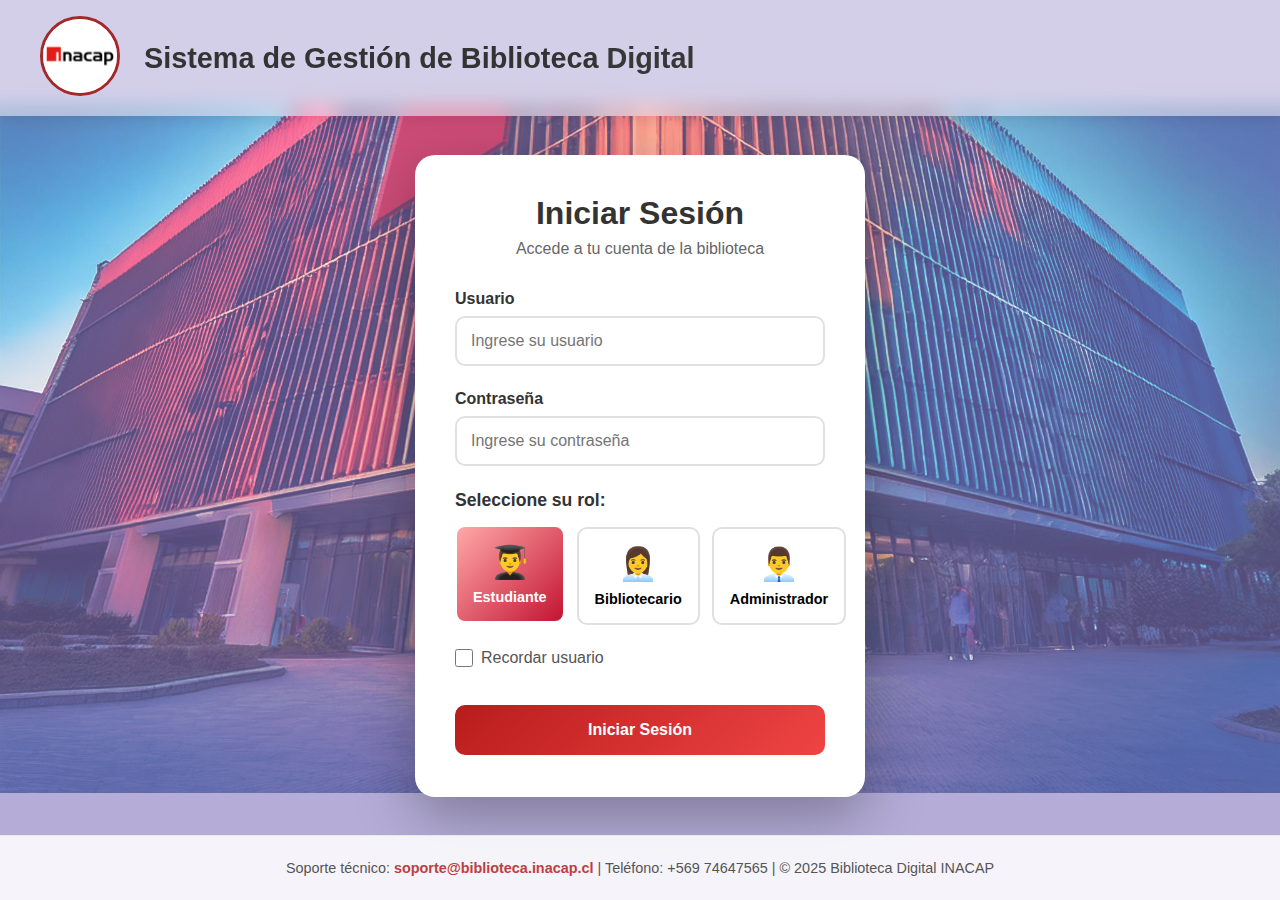
<file: index.html>
<!DOCTYPE html>
<html lang="es">
<head>
    <meta charset="UTF-8">
    <meta name="viewport" content="width=device-width, initial-scale=1.0">
    <title>Biblioteca Digital INACAP</title>
    <style>
        /* Estilos generales */
        * {
            margin: 0;
            padding: 0;
            box-sizing: border-box;
        }

        body {
            font-family: 'Segoe UI', Tahoma, Geneva, Verdana, sans-serif;
            background:
                url("img/fondo.png") center/cover no-repeat, /* Imagen de fondo */
                rgba(135, 122, 192, 0.619); /* Tonalidad blanca */
            background-blend-mode: lighten; /* Mantiene la imagen visible con tono blanco */
            min-height: 100vh;
            display: flex;
            flex-direction: column;
            background-size: contain;
            background-repeat: no-repeat;
            background-position: center;
        }



        /* Header */
        .header {
            background: rgba(255, 255, 255, 0.411);
            padding: 1rem 2rem;
            box-shadow: 0 2px 15px rgba(0, 0, 0, 0.1);
            backdrop-filter: blur(10px);
        }

        .logo-container {
            display: flex;
            align-items: center;
            gap: 1.5rem;
            max-width: 1200px;
            margin: 0 auto;
        }

        .logo img {
            width: 80px;
            height: 80px;
            border-radius: 50%;
            object-fit: cover;
            border: 3px solid #a42828;
        }

        .system-name h1 {
            font-size: 1.8rem;
            color: #333;
            font-weight: 600;
        }

        .system-name span {
            color: #373737;
        }

        /* Contenedor Principal */
        .main-container {
            flex: 1;
            display: flex;
            justify-content: center;
            align-items: center;
            padding: 2rem;
        }

        /* Tarjeta de Login */
        .login-card {
            background: white;
            border-radius: 20px;
            padding: 2.5rem;
            box-shadow: 0 20px 60px rgba(0, 0, 0, 0.3);
            width: 100%;
            max-width: 450px;
            animation: fadeIn 0.5s ease-out;
        }

        @keyframes fadeIn {
            from { opacity: 0; transform: translateY(20px); }
            to { opacity: 1; transform: translateY(0); }
        }

        .login-header {
            text-align: center;
            margin-bottom: 2rem;
        }

        .login-header h2 {
            color: #333;
            font-size: 2rem;
            margin-bottom: 0.5rem;
        }

        .login-header p {
            color: #666;
            font-size: 1rem;
        }

        .form-group {
            margin-bottom: 1.5rem;
        }

        .form-group label {
            display: block;
            margin-bottom: 0.5rem;
            color: #333;
            font-weight: 600;
        }

        .form-control {
            width: 100%;
            padding: 14px;
            border: 2px solid #e0e0e0;
            border-radius: 10px;
            font-size: 16px;
            transition: all 0.3s;
        }

        .form-control:focus {
            outline: none;
            border-color: #171717;
            box-shadow: 0 0 0 3px rgba(66, 145, 17, 0.1);
        }

        .checkbox-group {
            display: flex;
            align-items: center;
            gap: 0.5rem;
            margin-bottom: 1.5rem;
        }

        .checkbox-group input[type="checkbox"] {
            width: 18px;
            height: 18px;
            cursor: pointer;
        }

        .checkbox-group label {
            margin: 0;
            cursor: pointer;
            color: #555;
        }

        /* Selector de Rol */
        .role-selector {
            margin-bottom: 1.5rem;
        }

        .role-selector h3 {
            margin-bottom: 1rem;
            color: #333;
            font-size: 1.1rem;
        }

        .role-options {
            display: grid;
            grid-template-columns: repeat(3, 1fr);
            gap: 0.75rem;
        }

        .role-option {
            text-align: center;
            padding: 1rem;
            border: 2px solid #e0e0e0;
            border-radius: 10px;
            cursor: pointer;
            transition: all 0.3s;
            background: white;
        }

        .role-option:hover {
            border-color: #cd5b5b;
            transform: translateY(-2px);
        }

        .role-option.active {
            border-color: #ffffff;
            background: linear-gradient(135deg, #ff4b4b7a 0%, #c31432 100%);

            color: white;
            transform: translateY(-2px);
        }

        .role-icon {
            font-size: 2rem;
            margin-bottom: 0.5rem;
        }

        .role-name {
            font-weight: 600;
            font-size: 0.9rem;
        }

        /* Botón de Login */
        .btn-login {
            width: 100%;
            padding: 16px;
           background: linear-gradient(135deg, #b91c1c, #ef4444);
            transform: translateY(-2px);
            color: white;
            border: none;
            border-radius: 10px;
            font-size: 16px;
            font-weight: 600;
            cursor: pointer;
            transition: all 0.3s;
            margin-top: 1rem;
        }

        .btn-login:hover {
            transform: translateY(-2px);
            box-shadow: 0 10px 20px rgba(66, 145, 17, 0.3);
        }

        .btn-login:active {
            transform: translateY(0);
        }

        /* Mensaje de Error */
        .error-message {
            background: #fee2e2;
            color: #dc2626;
            padding: 12px;
            border-radius: 8px;
            margin-top: 1rem;
            display: none;
            text-align: center;
            border: 1px solid #fecaca;
        }

        /* Información de Demostración */
        .demo-info {
            margin-top: 2rem;
            padding: 1.5rem;
            background: #f8fafc;
            border-radius: 12px;
            border: 1px solid #e5e7eb;
        }

        .demo-info h4 {
            color: #429111;
            margin-bottom: 1rem;
            font-size: 1.1rem;
        }

        .demo-credentials {
            display: grid;
            gap: 1rem;
            margin-bottom: 1rem;
        }

        .credential-item {
            padding: 0.75rem;
            background: white;
            border-radius: 8px;
            border: 1px solid #e5e7eb;
        }

        .credential-item strong {
            color: #333;
            display: block;
            margin-bottom: 0.25rem;
        }

        .credential-item span {
            color: #666;
            font-size: 0.9rem;
        }

        .note {
            color: #666;
            font-size: 0.85rem;
            line-height: 1.4;
            padding: 0.5rem;
            background: #f0f9ff;
            border-radius: 6px;
            border-left: 4px solid #429111;
        }

        /* Footer */
        .footer {
            background: rgba(255, 255, 255, 0.87);
            padding: 1.5rem 2rem;
            text-align: center;
            color: #555;
            font-size: 0.9rem;
            border-top: 1px solid #e5e7eb;
        }

        .support-info {
            max-width: 1200px;
            margin: 0 auto;
        }

        .support-link {
            color: #be3f3f;
            text-decoration: none;
            font-weight: 600;
        }

        .support-link:hover {
            text-decoration: underline;
        }

        /* Responsive */
        @media (max-width: 768px) {
            .main-container {
                padding: 1rem;
            }

            .login-card {
                padding: 1.5rem;
            }

            .role-options {
                grid-template-columns: 1fr;
            }

            .logo-container {
                flex-direction: column;
                text-align: center;
                gap: 1rem;
            }

            .system-name h1 {
                font-size: 1.4rem;
            }

            .login-header h2 {
                font-size: 1.6rem;
            }
        }

        @media (max-width: 480px) {
            .header {
                padding: 1rem;
            }

            .login-card {
                padding: 1.25rem;
            }

            .demo-credentials {
                grid-template-columns: 1fr;
            }
        }
    </style>
</head>
<body>
    <!-- Header -->
    <header class="header">
        <div class="logo-container">
            <div class="logo"><img src="img/inacap-logo.png" alt="INACAP"></div>
            <div class="system-name">
                <h1>Sistema de Gestión de Biblioteca <span>Digital</span></h1>
            </div>
        </div>
    </header>

    <!-- Contenedor Principal -->
    <main class="main-container">
        <!-- Tarjeta de Login -->
        <div class="login-card" id="loginCard">
            <div class="login-header">
                <h2>Iniciar Sesión</h2>
                <p>Accede a tu cuenta de la biblioteca</p>
            </div>

            <form id="loginForm">
                <div class="form-group">
                    <label for="username">Usuario</label>
                    <input type="text" id="username" class="form-control" placeholder="Ingrese su usuario" required>
                </div>

                <div class="form-group">
                    <label for="password">Contraseña</label>
                    <input type="password" id="password" class="form-control" placeholder="Ingrese su contraseña" required>
                </div>

                <!-- Selector de Rol -->
                <div class="role-selector">
                    <h3>Seleccione su rol:</h3>
                    <div class="role-options">
                        <div class="role-option active" data-role="estudiante">
                            <div class="role-icon">👨‍🎓</div>
                            <div class="role-name">Estudiante</div>
                        </div>
                        <div class="role-option" data-role="bibliotecario">
                            <div class="role-icon">👩‍💼</div>
                            <div class="role-name">Bibliotecario</div>
                        </div>
                        <div class="role-option" data-role="administrador">
                            <div class="role-icon">👨‍💼</div>
                            <div class="role-name">Administrador</div>
                        </div>
                    </div>
                    <input type="hidden" id="role" value="estudiante">
                </div>

                <div class="checkbox-group">
                    <input type="checkbox" id="remember">
                    <label for="remember">Recordar usuario</label>
                </div>

                <button type="submit" class="btn-login">Iniciar Sesión</button>
                
                <div id="errorMsg" class="error-message">
                    Credenciales incorrectas. Por favor, intente nuevamente.
                </div>
            </form>

            </div>
        </div>
    </main>

    <!-- Footer -->
    <footer class="footer">
        <div class="support-info">
            Soporte técnico: 
            <a href="http://www.outlook.com" class="support-link">soporte@biblioteca.inacap.cl</a> | 
            Teléfono: +569 74647565 | 
            © 2025 Biblioteca Digital INACAP
        </div>
    </footer>

<script>
    // --- Función para inicializar datos en localStorage ---
    function initData() {
        if (!localStorage.getItem('biblioteca_initialized')) {
            console.log('🔧 Inicializando datos del sistema...');
            
            // Datos de usuarios del sistema
            const users = [
                { 
                    id: 1, 
                    username: 'estudiante', 
                    password: 'estudiante123!@', 
                    name: 'Juan Pérez', 
                    role: 'estudiante', 
                    email: 'juan.perez@inacap.cl', 
                    career: 'Ingeniería Informática' 
                },
                { 
                    id: 2, 
                    username: 'bibliotecario', 
                    password: 'bibliotecario123!@', 
                    name: 'María Rodríguez', 
                    role: 'bibliotecario', 
                    email: 'maria.rodriguez@inacap.cl' 
                },
                { 
                    id: 3, 
                    username: 'admin', 
                    password: 'admin123!@', 
                    name: 'Admin Sistema', 
                    role: 'administrador', 
                    email: 'admin@inacap.cl' 
                },
                { 
                    id: 4, 
                    username: 'carlos', 
                    password: '123', 
                    name: 'Carlos López', 
                    role: 'estudiante', 
                    email: 'carlos.lopez@inacap.cl', 
                    career: 'Contabilidad' 
                },
                { 
                    id: 5, 
                    username: 'ana', 
                    password: '123', 
                    name: 'Ana Silva', 
                    role: 'estudiante', 
                    email: 'ana.silva@inacap.cl', 
                    career: 'Diseño Gráfico' 
                }
            ];
            
            // Catálogo de libros inicial
            const books = [
                {
                    id: 1,
                    title: "1984",
                    author: "George Orwell",
                    year: 1949,
                    category: "Distopía",
                    description: "Una sociedad vigilada y controlada por un régimen totalitario.",
                    img: "img/1.jpg",
                    isbn: "9780451524935",
                    available: true
                },
                {
                    id: 2,
                    title: "Don Quijote",
                    author: "Miguel de Cervantes",
                    year: 1605,
                    category: "Novela clásica",
                    description: "Las aventuras del hidalgo que lucha contra molinos creyendo que son gigantes.",
                    img: "img/2.jpg",
                    isbn: "9788491050294",
                    available: true
                },
                {
                    id: 3,
                    title: "El Principito",
                    author: "Saint-Exupéry",
                    year: 1943,
                    category: "Infantil / Filosófico",
                    description: "Un pequeño príncipe recorre planetas en busca de amistad y sentido.",
                    img: "img/3.jpeg",
                    isbn: "9780156012195",
                    available: false
                },
                {
                    id: 4,
                    title: "Cien Años de Soledad",
                    author: "Gabriel García Márquez",
                    year: 1967,
                    category: "Realismo mágico",
                    description: "La historia de la familia Buendía en el mítico pueblo de Macondo.",
                    img: "img/4.jpg",
                    isbn: "9780307474728",
                    available: true
                },
                {
                    id: 5,
                    title: "La Sombra del Viento",
                    author: "Carlos Ruiz Zafón",
                    year: 2001,
                    category: "Misterio",
                    description: "Un joven descubre un enigmático libro que cambiará su destino.",
                    img: "img/5.jpeg",
                    isbn: "9788408172179",
                    available: true
                },
                {
                    id: 6,
                    title: "El Hobbit",
                    author: "J.R.R. Tolkien",
                    year: 1937,
                    category: "Fantasía",
                    description: "Bilbo Bolsón vive una inesperada aventura con enanos y un dragón.",
                    img: "img/6.jpg",
                    isbn: "9780547928227",
                    available: false
                },
                {
                    id: 7,
                    title: "Harry Potter y la Piedra Filosofal",
                    author: "J.K. Rowling",
                    year: 1997,
                    category: "Fantasía",
                    description: "Harry descubre que es un mago e inicia su vida en Hogwarts.",
                    img: "img/7.jpg",
                    isbn: "9780747532699",
                    available: true
                },
                {
                    id: 8,
                    title: "Fahrenheit 451",
                    author: "Ray Bradbury",
                    year: 1953,
                    category: "Distopía",
                    description: "Un bombero cuya misión es quemar libros comienza a cuestionar su mundo.",
                    img: "img/8.jpg",
                    isbn: "9781451673319",
                    available: true
                },
                {
                    id: 9,
                    title: "Orgullo y Prejuicio",
                    author: "Jane Austen",
                    year: 1813,
                    category: "Romance / Clásico",
                    description: "La relación entre Elizabeth Bennet y el reservado Mr. Darcy.",
                    img: "img/9.jpg",
                    isbn: "9780141040349",
                    available: false
                },
                {
                    id: 10,
                    title: "Crimen y Castigo",
                    author: "Fiódor Dostoyevski",
                    year: 1866,
                    category: "Drama psicológico",
                    description: "Un joven comete un crimen y lucha con su propia conciencia.",
                    img: "img/10.jpg",
                    isbn: "9780143107637",
                    available: true
                }
            ];
            
            // Inicializar arrays en localStorage
            localStorage.setItem('users', JSON.stringify(users));
            localStorage.setItem('books', JSON.stringify(books));
            localStorage.setItem('solicitudes', JSON.stringify([]));
            localStorage.setItem('prestamos', JSON.stringify([]));
            localStorage.setItem('notificaciones', JSON.stringify([]));
            localStorage.setItem('auditorias', JSON.stringify([]));
            localStorage.setItem('multas', JSON.stringify([]));
            localStorage.setItem('biblioteca_initialized', 'true');
            
            console.log('✅ Datos inicializados correctamente.');
        }
    }

    // --- Manejo de selección de rol ---
    document.querySelectorAll('.role-option').forEach(option => {
        option.addEventListener('click', function() {
            // Remover clase active de todos
            document.querySelectorAll('.role-option').forEach(opt => {
                opt.classList.remove('active');
            });
            
            // Agregar clase active al seleccionado
            this.classList.add('active');
            
            // Actualizar valor del campo oculto
            const selectedRole = this.getAttribute('data-role');
            document.getElementById('role').value = selectedRole;
            
            console.log(`Rol seleccionado: ${selectedRole}`);
        });
    });

    // --- Manejo del formulario de login ---
    document.getElementById('loginForm').addEventListener('submit', function(e) {
        e.preventDefault();
        
        const username = document.getElementById('username').value.trim();
        const password = document.getElementById('password').value;
        const role = document.getElementById('role').value;
        const remember = document.getElementById('remember').checked;
        
        // Ocultar mensaje de error previo
        document.getElementById('errorMsg').style.display = 'none';
        
        // Validar campos vacíos
        if (!username || !password) {
            showError('Por favor, complete todos los campos.');
            return;
        }
        
        // Inicializar datos si es necesario
        initData();
        
        // Obtener usuarios del sistema
        const users = JSON.parse(localStorage.getItem('users')) || [];
        
        // Buscar usuario que coincida
        const user = users.find(u => 
            u.username === username && 
            u.password === password && 
            u.role === role
        );
        
        if (user) {
            // Guardar datos de sesión
            localStorage.setItem('currentUser', JSON.stringify(user));
            localStorage.setItem('currentUserName', user.name);
            localStorage.setItem('currentUserRole', user.role);
            localStorage.setItem('lastAccessTime', new Date().toLocaleString());
            
            // Recordar usuario si está marcado
            if (remember) {
                localStorage.setItem('rememberedUser', username);
                localStorage.setItem('rememberedRole', role);
            } else {
                localStorage.removeItem('rememberedUser');
                localStorage.removeItem('rememberedRole');
            }
            
            // Registrar auditoría de inicio de sesión
            const auditorias = JSON.parse(localStorage.getItem('auditorias')) || [];
            auditorias.push({
                usuario: user.name,
                fecha: new Date().toLocaleDateString('es-CL'),
                hora: new Date().toLocaleTimeString('es-CL'),
                ip: '192.168.' + Math.floor(Math.random() * 255) + '.' + Math.floor(Math.random() * 255),
                accion: 'Inicio de sesión'
            });
            localStorage.setItem('auditorias', JSON.stringify(auditorias));
            
            // Redirigir según el rol
            let redirectPage = '';
            switch(role) {
                case 'estudiante':
                    redirectPage = 'estudiante.html';
                    break;
                case 'bibliotecario':
                    redirectPage = 'bibliotecario.html';
                    break;
                case 'administrador':
                    redirectPage = 'administrador.html';
                    break;
                default:
                    redirectPage = 'estudiante.html';
            }
            
            console.log(`✅ Login exitoso. Redirigiendo a: ${redirectPage}`);
            window.location.href = redirectPage;
            
        } else {
            showError('Credenciales incorrectas. Verifique usuario, contraseña y rol.');
        }
    });

    // --- Función para mostrar mensaje de error ---
    function showError(message) {
        const errorDiv = document.getElementById('errorMsg');
        errorDiv.textContent = message;
        errorDiv.style.display = 'block';
        
        // Ocultar mensaje después de 5 segundos
        setTimeout(() => {
            errorDiv.style.display = 'none';
        }, 5000);
    }

    // --- Recordar usuario al cargar la página ---
    document.addEventListener('DOMContentLoaded', function() {
        // Inicializar datos del sistema
        initData();
        
        const rememberedUser = localStorage.getItem('rememberedUser');
        const rememberedRole = localStorage.getItem('rememberedRole');
        
        if (rememberedUser) {
            document.getElementById('username').value = rememberedUser;
            document.getElementById('remember').checked = true;
            
            // Establecer el rol recordado
            if (rememberedRole) {
                document.getElementById('role').value = rememberedRole;
                
                // Actualizar selector visual
                document.querySelectorAll('.role-option').forEach(opt => {
                    opt.classList.remove('active');
                    if (opt.getAttribute('data-role') === rememberedRole) {
                        opt.classList.add('active');
                    }
                });
            }
        }
        
        // Agregar efecto de entrada
        setTimeout(() => {
            document.getElementById('loginCard').style.opacity = '1';
        }, 100);
    });

    // --- Animación de entrada ---
    document.getElementById('loginCard').style.opacity = '0';
    document.getElementById('loginCard').style.transition = 'opacity 0.5s ease';
</script>

</body>
</html>
</file>
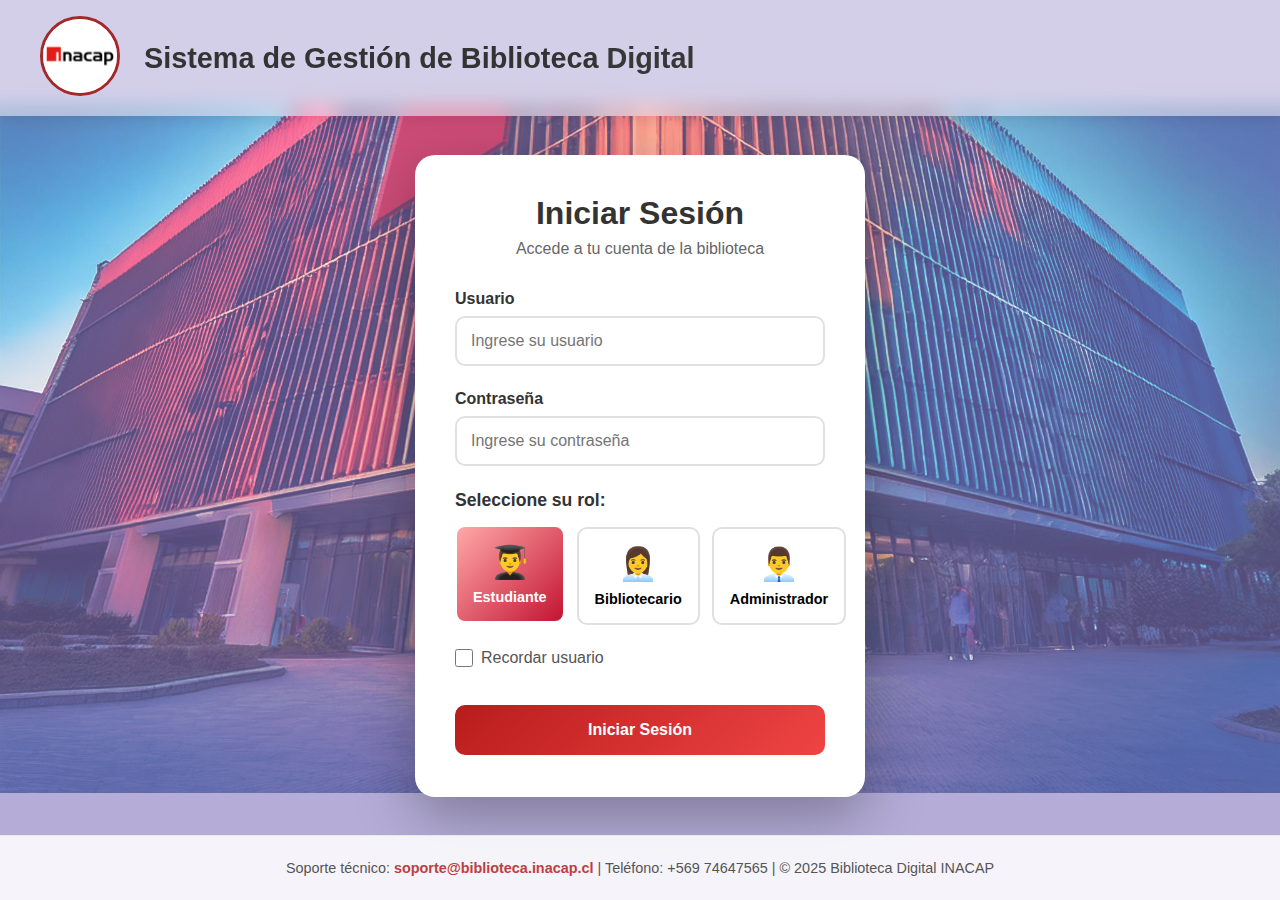
<file: bibliotecario.html>
<!DOCTYPE html>
<html lang="es">
<head>
  <meta charset="UTF-8">
  <meta name="viewport" content="width=device-width, initial-scale=1.0">
  <title>Módulo Bibliotecario - Biblioteca Digital INACAP</title>
  <style>
    :root {
      --primary: #c4bf2a;
      --primary-dark: #a8a424;
      --secondary: #429111;
      --secondary-dark: #36770e;
      --danger: #f24949;
      --danger-dark: #d12f2f;
      --warning: #f59e0b;
      --warning-dark: #d97706;
      --success: #10b981;
      --success-dark: #059669;
      --info: #1e90ff;
      --info-dark: #0069d9;
      --light: #f8fafc;
      --dark: #1f2937;
      --gray: #6b7280;
      --gray-light: #e5e7eb;
      --white: #ffffff;
      --shadow: 0 4px 6px rgba(0, 0, 0, 0.1);
      --shadow-lg: 0 10px 25px rgba(0, 0, 0, 0.1);
      --radius: 12px;
      --radius-sm: 8px;
      --transition: all 0.3s ease;
    }

    * {
      margin: 0;
      padding: 0;
      box-sizing: border-box;
    }

    body {
      font-family: 'Segoe UI', -apple-system, BlinkMacSystemFont, sans-serif;
      background: linear-gradient(135deg, #f8fafc 0%, #e5e7eb 100%);
      min-height: 100vh;
      color: var(--dark);
    }

    /* Header */
    .header {
      background: linear-gradient(135deg, var(--white) 0%, #f9fafb 100%);
      padding: 1rem 2rem;
      box-shadow: var(--shadow);
      display: flex;
      justify-content: space-between;
      align-items: center;
      position: sticky;
      top: 0;
      z-index: 100;
      border-bottom: 2px solid var(--gray-light);
    }

    .logo-container {
      display: flex;
      align-items: center;
      gap: 1.5rem;
    }

    .logo {
      position: relative;
      width: 90px;
      height: 90px;
    }

    .logo img {
      width: 100%;
      height: 100%;
      border-radius: 50%;
      object-fit: cover;
      border: 3px solid var(--primary);
      box-shadow: 0 4px 12px rgba(196, 191, 42, 0.2);
      transition: var(--transition);
    }

    .logo:hover img {
      transform: rotate(5deg);
      box-shadow: 0 6px 20px rgba(196, 191, 42, 0.3);
    }

    .header-info h3 {
      font-size: 1.5rem;
      font-weight: 700;
      color: var(--dark);
      margin-bottom: 0.25rem;
    }

    .header-info small {
      color: var(--gray);
      font-size: 0.9rem;
      background: var(--light);
      padding: 0.25rem 0.75rem;
      border-radius: 20px;
      border: 1px solid var(--gray-light);
    }

    /* User Info */
    .user-container {
      display: flex;
      align-items: center;
      gap: 1.5rem;
    }

    .user-profile {
      display: flex;
      align-items: center;
      gap: 0.75rem;
      padding: 0.75rem 1.5rem;
      background: var(--white);
      border-radius: var(--radius);
      border: 1px solid var(--gray-light);
      box-shadow: var(--shadow);
    }

    .user-avatar {
      width: 45px;
      height: 45px;
      border-radius: 50%;
      background: linear-gradient(135deg, var(--primary) 0%, var(--secondary) 100%);
      display: flex;
      align-items: center;
      justify-content: center;
      color: var(--white);
      font-weight: 600;
      font-size: 1.2rem;
    }

    .user-details {
      text-align: right;
    }

    .user-name {
      font-weight: 700;
      color: var(--dark);
      font-size: 1.1rem;
    }

    .user-role {
      color: var(--primary);
      font-size: 0.85rem;
      font-weight: 600;
    }

    .last-access {
      font-size: 0.8rem;
      color: var(--gray);
    }

    .logout-btn {
      padding: 0.75rem 1.5rem;
      background: linear-gradient(135deg, var(--danger) 0%, var(--danger-dark) 100%);
      color: var(--white);
      border: none;
      border-radius: var(--radius);
      cursor: pointer;
      font-weight: 600;
      font-size: 0.95rem;
      transition: var(--transition);
      display: flex;
      align-items: center;
      gap: 0.5rem;
      box-shadow: 0 4px 12px rgba(242, 73, 73, 0.2);
    }

    .logout-btn:hover {
      transform: translateY(-2px);
      box-shadow: 0 6px 20px rgba(242, 73, 73, 0.3);
    }

    /* Main Container */
    .main-container {
      display: flex;
      min-height: calc(100vh - 80px);
    }

    /* Sidebar */
    .sidebar {
      width: 280px;
      background: linear-gradient(135deg, var(--white) 0%, #f9fafb 100%);
      padding: 2rem 0;
      box-shadow: 2px 0 15px rgba(0, 0, 0, 0.08);
      border-right: 1px solid var(--gray-light);
      display: flex;
      flex-direction: column;
      gap: 0.5rem;
    }

    .nav-item {
      padding: 1rem 2rem;
      margin: 0 1rem;
      border-radius: var(--radius-sm);
      cursor: pointer;
      transition: var(--transition);
      display: flex;
      align-items: center;
      gap: 1rem;
      font-weight: 500;
      color: var(--gray);
      border: 1px solid transparent;
    }

    .nav-item:hover {
      background: var(--light);
      color: var(--primary);
      transform: translateX(5px);
      border-color: var(--gray-light);
    }

    .nav-item.active {
      background: linear-gradient(135deg, var(--primary) 0%, var(--primary-dark) 100%);
      color: var(--white);
      box-shadow: 0 4px 12px rgba(196, 191, 42, 0.3);
      border-color: var(--primary);
    }

    .nav-item.active:hover {
      transform: translateX(5px);
      background: linear-gradient(135deg, var(--primary-dark) 0%, #8f8b1e 100%);
    }

    .nav-icon {
      font-size: 1.2rem;
    }

    /* Content */
    .content {
      flex: 1;
      padding: 2rem;
      overflow-y: auto;
    }

    .content-section {
      display: none;
      animation: fadeIn 0.5s ease-out;
    }

    @keyframes fadeIn {
      from { opacity: 0; transform: translateY(10px); }
      to { opacity: 1; transform: translateY(0); }
    }

    .content-section.active {
      display: block;
    }

    /* Section Headers */
    .section-title {
      font-size: 2rem;
      font-weight: 700;
      color: var(--dark);
      margin-bottom: 1rem;
      position: relative;
      display: inline-block;
    }

    .section-title::after {
      content: '';
      position: absolute;
      bottom: -8px;
      left: 0;
      width: 60px;
      height: 4px;
      background: linear-gradient(135deg, var(--primary) 0%, var(--secondary) 100%);
      border-radius: 2px;
    }

    .section-subtitle {
      color: var(--gray);
      font-size: 1rem;
      margin-bottom: 2rem;
      max-width: 800px;
    }

    /* Cards */
    .card {
      background: var(--white);
      border-radius: var(--radius);
      padding: 2rem;
      box-shadow: var(--shadow);
      margin-bottom: 1.5rem;
      border: 1px solid var(--gray-light);
      transition: var(--transition);
    }

    .card:hover {
      box-shadow: var(--shadow-lg);
    }

    .card-header {
      margin-bottom: 1.5rem;
    }

    .card-title {
      font-size: 1.3rem;
      font-weight: 700;
      color: var(--dark);
      margin-bottom: 0.5rem;
    }

    .card-description {
      color: var(--gray);
      font-size: 0.95rem;
    }

    /* Search */
    .search-container {
      position: relative;
      margin-bottom: 1.5rem;
    }

    .search-input {
      width: 100%;
      padding: 1rem 1.5rem 1rem 3.5rem;
      border: 2px solid var(--gray-light);
      border-radius: var(--radius);
      font-size: 1rem;
      background: var(--white);
      transition: var(--transition);
      box-shadow: var(--shadow);
    }

    .search-input:focus {
      outline: none;
      border-color: var(--primary);
      box-shadow: 0 0 0 3px rgba(196, 191, 42, 0.1);
    }

    .search-icon {
      position: absolute;
      left: 1.5rem;
      top: 50%;
      transform: translateY(-50%);
      color: var(--gray);
      font-size: 1.2rem;
    }

    /* Buttons */
    .btn {
      padding: 0.75rem 1.5rem;
      border: none;
      border-radius: var(--radius-sm);
      font-weight: 600;
      cursor: pointer;
      transition: var(--transition);
      display: inline-flex;
      align-items: center;
      gap: 0.5rem;
      font-size: 0.95rem;
      box-shadow: var(--shadow);
    }

    .btn-primary {
      background: linear-gradient(135deg, var(--secondary) 0%, var(--secondary-dark) 100%);
      color: var(--white);
    }

    .btn-primary:hover {
      transform: translateY(-2px);
      box-shadow: 0 6px 20px rgba(66, 145, 17, 0.3);
    }

    .btn-success {
      background: linear-gradient(135deg, var(--success) 0%, var(--success-dark) 100%);
      color: var(--white);
    }

    .btn-success:hover {
      transform: translateY(-2px);
      box-shadow: 0 6px 20px rgba(16, 185, 129, 0.3);
    }

    .btn-warning {
      background: linear-gradient(135deg, var(--warning) 0%, var(--warning-dark) 100%);
      color: var(--white);
    }

    .btn-warning:hover {
      transform: translateY(-2px);
      box-shadow: 0 6px 20px rgba(245, 158, 11, 0.3);
    }

    .btn-danger {
      background: linear-gradient(135deg, var(--danger) 0%, var(--danger-dark) 100%);
      color: var(--white);
    }

    .btn-danger:hover {
      transform: translateY(-2px);
      box-shadow: 0 6px 20px rgba(239, 68, 68, 0.3);
    }

    /* Requests List */
    .requests-list {
      display: flex;
      flex-direction: column;
      gap: 1rem;
      max-height: 500px;
      overflow-y: auto;
      padding-right: 0.5rem;
    }

    .request-item {
      background: var(--white);
      border-radius: var(--radius);
      padding: 1.5rem;
      box-shadow: var(--shadow);
      border: 1px solid var(--gray-light);
      transition: var(--transition);
      display: flex;
      justify-content: space-between;
      align-items: center;
    }

    .request-item:hover {
      transform: translateY(-2px);
      box-shadow: var(--shadow-lg);
      border-color: var(--primary);
    }

    .request-content {
      flex: 1;
    }

    .request-title {
      font-size: 1.2rem;
      font-weight: 700;
      color: var(--dark);
      margin-bottom: 0.5rem;
    }

    .request-details {
      color: var(--gray);
      font-size: 0.95rem;
      margin-bottom: 0.25rem;
    }

    .request-meta {
      display: flex;
      gap: 1rem;
      font-size: 0.85rem;
      color: var(--gray);
      margin-top: 0.5rem;
    }

    .request-actions {
      display: flex;
      gap: 0.75rem;
    }

    /* Status Badges */
    .status-badge {
      padding: 0.5rem 1rem;
      border-radius: 20px;
      font-size: 0.8rem;
      font-weight: 600;
      text-transform: uppercase;
      letter-spacing: 0.5px;
      color: var(--white);
      display: inline-block;
    }

    .badge-pendiente {
      background: linear-gradient(135deg, var(--warning) 0%, var(--warning-dark) 100%);
    }

    .badge-aprobado {
      background: linear-gradient(135deg, var(--success) 0%, var(--success-dark) 100%);
    }

    .badge-activo {
      background: linear-gradient(135deg, var(--info) 0%, var(--info-dark) 100%);
    }

    .badge-atrasado {
      background: linear-gradient(135deg, var(--danger) 0%, var(--danger-dark) 100%);
    }

    .badge-devuelto {
      background: linear-gradient(135deg, var(--gray) 0%, #4b5563 100%);
    }

    /* Book Cards */
    .inventory-grid {
      display: grid;
      grid-template-columns: repeat(auto-fill, minmax(300px, 1fr));
      gap: 1.5rem;
      margin-top: 1rem;
    }

    .book-card {
      background: var(--white);
      border-radius: var(--radius);
      overflow: hidden;
      box-shadow: var(--shadow);
      transition: var(--transition);
      border: 1px solid var(--gray-light);
    }

    .book-card:hover {
      transform: translateY(-5px);
      box-shadow: var(--shadow-lg);
      border-color: var(--primary);
    }

    .book-image {
      height: 180px;
      overflow: hidden;
    }

    .book-image img {
      width: 100%;
      height: 100%;
      object-fit: cover;
      transition: var(--transition);
    }

    .book-card:hover .book-image img {
      transform: scale(1.05);
    }

    .book-info {
      padding: 1.5rem;
    }

    .book-title {
      font-size: 1.1rem;
      font-weight: 700;
      color: var(--dark);
      margin-bottom: 0.5rem;
    }

    .book-details {
      color: var(--gray);
      font-size: 0.9rem;
      margin-bottom: 1rem;
    }

    .book-status-container {
      display: flex;
      justify-content: space-between;
      align-items: center;
    }

    /* Fines */
    .fines-container {
      display: flex;
      flex-direction: column;
      gap: 1rem;
    }

    .fine-item {
      background: var(--white);
      border-radius: var(--radius-sm);
      padding: 1.25rem;
      border: 1px solid var(--gray-light);
      display: flex;
      justify-content: space-between;
      align-items: center;
    }

    .fine-item.atrasado {
      border-left: 4px solid var(--danger);
      background: linear-gradient(135deg, #fef2f2 0%, #fee2e2 100%);
    }

    .fine-content h4 {
      font-weight: 600;
      color: var(--dark);
      margin-bottom: 0.25rem;
    }

    .fine-details {
      color: var(--gray);
      font-size: 0.9rem;
    }

    .fine-amount {
      font-size: 1.2rem;
      font-weight: 700;
      color: var(--danger);
    }

    /* Modal */
    .modal-overlay {
      display: none;
      position: fixed;
      top: 0;
      left: 0;
      right: 0;
      bottom: 0;
      background: rgba(0, 0, 0, 0.5);
      z-index: 1000;
      justify-content: center;
      align-items: center;
      padding: 1rem;
    }

    .modal-overlay.active {
      display: flex;
    }

    .modal {
      background: var(--white);
      border-radius: var(--radius);
      padding: 2rem;
      max-width: 500px;
      width: 100%;
      max-height: 90vh;
      overflow-y: auto;
      box-shadow: var(--shadow-lg);
      animation: modalSlideIn 0.3s ease-out;
    }

    @keyframes modalSlideIn {
      from {
        opacity: 0;
        transform: translateY(-20px);
      }
      to {
        opacity: 1;
        transform: translateY(0);
      }
    }

    .modal-header {
      display: flex;
      justify-content: space-between;
      align-items: center;
      margin-bottom: 1.5rem;
      padding-bottom: 1rem;
      border-bottom: 2px solid var(--gray-light);
    }

    .modal-title {
      font-size: 1.5rem;
      font-weight: 700;
      color: var(--dark);
    }

    .modal-close {
      background: none;
      border: none;
      font-size: 1.5rem;
      cursor: pointer;
      color: var(--gray);
      transition: var(--transition);
    }

    .modal-close:hover {
      color: var(--danger);
    }

    .form-group {
      margin-bottom: 1.5rem;
    }

    .form-label {
      display: block;
      margin-bottom: 0.5rem;
      font-weight: 600;
      color: var(--dark);
    }

    .form-input, .form-select, .form-textarea {
      width: 100%;
      padding: 0.75rem 1rem;
      border: 2px solid var(--gray-light);
      border-radius: var(--radius-sm);
      font-size: 1rem;
      transition: var(--transition);
    }

    .form-input:focus, .form-select:focus, .form-textarea:focus {
      outline: none;
      border-color: var(--primary);
      box-shadow: 0 0 0 3px rgba(196, 191, 42, 0.1);
    }

    .form-textarea {
      min-height: 100px;
      resize: vertical;
    }

    .form-actions {
      display: flex;
      gap: 1rem;
      justify-content: flex-end;
      margin-top: 2rem;
    }

    .student-search-results {
      margin-top: 1rem;
      max-height: 300px;
      overflow-y: auto;
      border: 1px solid var(--gray-light);
      border-radius: var(--radius-sm);
      background: var(--white);
    }

    .student-result-item {
      padding: 1rem;
      border-bottom: 1px solid var(--gray-light);
      cursor: pointer;
      transition: var(--transition);
    }

    .student-result-item:hover {
      background: var(--light);
    }

    .student-result-item.selected {
      background: linear-gradient(135deg, rgba(66, 145, 17, 0.1) 0%, rgba(102, 126, 234, 0.1) 100%);
      border-left: 4px solid var(--secondary);
    }

    /* Student Details in Fines */
    .student-info-card {
      background: linear-gradient(135deg, #f0f9ff 0%, #e1f5fe 100%);
      border-radius: var(--radius-sm);
      padding: 1rem;
      margin-bottom: 1rem;
      border: 1px solid var(--info);
    }

    .student-info-card h4 {
      color: var(--info-dark);
      margin-bottom: 0.5rem;
    }

    /* Empty State */
    .empty-state {
      text-align: center;
      padding: 3rem 2rem;
      background: var(--white);
      border-radius: var(--radius);
      border: 2px dashed var(--gray-light);
    }

    .empty-state i {
      font-size: 3rem;
      color: var(--gray-light);
      margin-bottom: 1rem;
    }

    .empty-state h3 {
      color: var(--gray);
      margin-bottom: 0.5rem;
    }

    .empty-state p {
      color: var(--gray);
      font-size: 0.95rem;
    }

    /* Loading */
    .loading {
      text-align: center;
      padding: 2rem;
      color: var(--gray);
    }

    .loading-spinner {
      display: inline-block;
      width: 40px;
      height: 40px;
      border: 3px solid var(--gray-light);
      border-top-color: var(--primary);
      border-radius: 50%;
      animation: spin 1s linear infinite;
      margin-bottom: 1rem;
    }

    @keyframes spin {
      to { transform: rotate(360deg); }
    }

    /* Responsive */
    @media (max-width: 1024px) {
      .inventory-grid {
        grid-template-columns: repeat(auto-fill, minmax(250px, 1fr));
      }
    }

    @media (max-width: 768px) {
      .main-container {
        flex-direction: column;
      }

      .sidebar {
        width: 100%;
        padding: 1rem;
        flex-direction: row;
        overflow-x: auto;
        border-right: none;
        border-bottom: 1px solid var(--gray-light);
      }

      .nav-item {
        flex-shrink: 0;
        margin: 0;
        padding: 0.75rem 1rem;
      }

      .content {
        padding: 1.5rem;
      }

      .header {
        padding: 1rem;
        flex-direction: column;
        gap: 1rem;
        align-items: flex-start;
      }

      .user-container {
        width: 100%;
        justify-content: space-between;
      }

      .logo-container {
        flex-direction: column;
        align-items: flex-start;
        gap: 1rem;
      }

      .request-item {
        flex-direction: column;
        align-items: flex-start;
        gap: 1rem;
      }

      .request-actions {
        width: 100%;
        flex-direction: column;
      }

      .request-actions .btn {
        width: 100%;
        justify-content: center;
      }

      .form-actions {
        flex-direction: column;
      }

      .modal {
        padding: 1.5rem;
        margin: 1rem;
      }
    }

    @media (max-width: 480px) {
      .inventory-grid {
        grid-template-columns: 1fr;
      }

      .nav-item {
        font-size: 0.9rem;
        padding: 0.5rem 0.75rem;
      }

      .section-title {
        font-size: 1.5rem;
      }

      .user-profile {
        flex-direction: column;
        text-align: center;
      }

      .user-details {
        text-align: center;
      }
    }
  </style>
</head>
<body>
  <header class="header">
    <div class="logo-container">
      <div class="logo">
        <img src="img/inacap-logo.png" alt="Logo INACAP">
      </div>
      <div class="header-info">
        <h3>Sistema de Gestión de Biblioteca Digital</h3>
        <small>Módulo Bibliotecario</small>
      </div>
    </div>

    <div class="user-container">
      <div class="user-profile">
        <div class="user-avatar" id="userAvatar">B</div>
        <div class="user-details">
          <div class="user-name" id="userName">Bibliotecario</div>
          <div class="user-role" id="userRole">Bibliotecario</div>
          <div class="last-access" id="lastAccess"></div>
        </div>
      </div>
      <button class="logout-btn" onclick="logout()">
        <span>🚪</span> Cerrar Sesión
      </button>
    </div>
  </header>

  <div class="main-container">
    <nav class="sidebar">
      <div class="nav-item active" onclick="showSection('solicitudes', this)">
        <span class="nav-icon">📝</span>
        <span>Solicitudes Pendientes</span>
      </div>
      <div class="nav-item" onclick="showSection('prestamos', this)">
        <span class="nav-icon">📚</span>
        <span>Gestionar Préstamos</span>
      </div>
      <div class="nav-item" onclick="showSection('devoluciones', this)">
        <span class="nav-icon">↩️</span>
        <span>Registrar Devolución</span>
      </div>
      <div class="nav-item" onclick="showSection('inventario', this)">
        <span class="nav-icon">📖</span>
        <span>Inventario de Libros</span>
      </div>
      <div class="nav-item" onclick="showSection('multas', this)">
        <span class="nav-icon">💰</span>
        <span>Gestión de Multas</span>
      </div>
    </nav>

    <main class="content">
      <!-- SOLICITUDES PENDIENTES -->
      <section id="solicitudes" class="content-section active">
        <h1 class="section-title">📝 Solicitudes de Préstamo Pendientes</h1>
        <p class="section-subtitle">Aquí aparecen las solicitudes que los estudiantes han realizado. Puede <strong>aprobar</strong> (se crea un préstamo por 7 días) o <strong>rechazar</strong> la solicitud.</p>
        
        <div class="card">
          <div class="card-header">
            <h2 class="card-title">Solicitudes en espera</h2>
            <p class="card-description">Total de solicitudes pendientes: <span id="totalSolicitudes">0</span></p>
          </div>
          <div class="requests-list" id="requestsList"></div>
        </div>
      </section>

      <!-- GESTIONAR PRÉSTAMOS -->
      <section id="prestamos" class="content-section">
        <h1 class="section-title">📚 Préstamos Activos</h1>
        <p class="section-subtitle">Gestión y seguimiento de todos los préstamos activos en el sistema</p>
        
        <div class="card">
          <div class="card-header">
            <h2 class="card-title">Búsqueda de préstamos</h2>
            <p class="card-description">Busque por estudiante, libro o estado</p>
          </div>
          <div class="search-container">
            <span class="search-icon">🔍</span>
            <input type="text" id="searchPrestamos" class="search-input" placeholder="Buscar por estudiante, libro o estado..." onkeyup="filtrarPrestamos()">
          </div>
          <div class="requests-list" id="prestamosActivosList"></div>
        </div>
      </section>

      <!-- DEVOLUCIONES -->
      <section id="devoluciones" class="content-section">
        <h1 class="section-title">↩️ Registrar Devolución</h1>
        <p class="section-subtitle">Seleccione un préstamo activo y márquelo como devuelto. Si está fuera de plazo puede generar una multa automáticamente.</p>
        
        <div class="card">
          <div class="card-header">
            <h2 class="card-title">Préstamos pendientes de devolución</h2>
            <p class="card-description">Total de préstamos activos: <span id="totalPrestamos">0</span></p>
          </div>
          <div class="requests-list" id="devolucionesList"></div>
        </div>
      </section>

      <!-- INVENTARIO -->
      <section id="inventario" class="content-section">
        <h1 class="section-title">📖 Inventario de Libros</h1>
        <p class="section-subtitle">Gestión completa del catálogo de libros disponibles en la biblioteca</p>
        
        <div class="card">
          <div class="card-header">
            <h2 class="card-title">Búsqueda en inventario</h2>
            <p class="card-description">Busque libros por título, autor, categoría o ISBN</p>
          </div>
          <div class="search-container">
            <span class="search-icon">🔍</span>
            <input type="text" id="searchInventario" class="search-input" placeholder="Buscar por título, autor, categoría o ISBN..." onkeyup="renderInventario()">
          </div>
          <div class="inventory-grid" id="inventarioList"></div>
        </div>
      </section>

      <!-- MULTAS -->
      <section id="multas" class="content-section">
        <h1 class="section-title">💰 Gestión de Multas</h1>
        <p class="section-subtitle">Multas pendientes y generadas por retraso en devoluciones</p>
        
        <div class="card">
          <div class="card-header">
            <h2 class="card-title">Agregar Multa Manual</h2>
            <p class="card-description">Busque un estudiante y asigne una multa por infracción</p>
          </div>
          
          <div class="search-container">
            <span class="search-icon">🔍</span>
            <input type="text" id="searchEstudianteMulta" class="search-input" placeholder="Buscar estudiante por nombre, ID o carrera..." onkeyup="buscarEstudiantesParaMulta()">
          </div>
          
          <div id="studentSearchResults" class="student-search-results" style="display: none;">
            <!-- Los resultados de búsqueda aparecerán aquí -->
          </div>
          
          <div id="selectedStudentInfo" class="student-info-card" style="display: none;">
            <h4>Estudiante Seleccionado</h4>
            <p id="selectedStudentName"></p>
            <p id="selectedStudentCareer"></p>
            <button class="btn btn-warning" onclick="mostrarFormularioMulta()" style="margin-top: 1rem;">
              <span>💰</span> Asignar Multa a este Estudiante
            </button>
          </div>
          
          <div style="margin-top: 2rem; text-align: center;">
            <button class="btn btn-primary" onclick="mostrarModalBusqueda()">
              <span>➕</span> Buscar y Asignar Multa
            </button>
          </div>
        </div>
        
        <div class="card" style="margin-top: 2rem;">
          <div class="card-header">
            <h2 class="card-title">Multas pendientes</h2>
            <p class="card-description">Total de multas pendientes: <span id="totalMultas">0</span></p>
          </div>
          <div class="fines-container" id="multasList"></div>
        </div>
      </section>
    </main>
  </div>

  <!-- Modal para asignar multa -->
  <div id="multaModal" class="modal-overlay">
    <div class="modal">
      <div class="modal-header">
        <h2 class="modal-title">💰 Asignar Multa</h2>
        <button class="modal-close" onclick="cerrarModalMulta()">×</button>
      </div>
      
      <div id="modalContent">
        <!-- Contenido dinámico del modal -->
      </div>
    </div>
  </div>

  <script>
    // Datos del bibliotecario actual
    let currentUser = JSON.parse(localStorage.getItem('currentUser'));
    let selectedStudent = null;
    
    // Funciones principales
    function showSection(sectionId, element) {
      // Remover active de todas las secciones
      document.querySelectorAll('.content-section').forEach(section => section.classList.remove('active'));
      document.querySelectorAll('.nav-item').forEach(item => item.classList.remove('active'));
      
      // Agregar active a la sección seleccionada
      document.getElementById(sectionId).classList.add('active');
      element.classList.add('active');
      
      // Actualizar la sección mostrada
      if(sectionId === 'solicitudes') renderSolicitudes();
      else if(sectionId === 'prestamos') renderPrestamosActivos();
      else if(sectionId === 'devoluciones') renderDevoluciones();
      else if(sectionId === 'inventario') renderInventario();
      else if(sectionId === 'multas') renderMultas();
    }
    
    // ⭐ Mostrar solicitudes pendientes
    function renderSolicitudes() {
      const container = document.getElementById('requestsList');
      const solicitudes = JSON.parse(localStorage.getItem('solicitudes')) || [];
      const users = JSON.parse(localStorage.getItem('users')) || [];
      const books = JSON.parse(localStorage.getItem('books')) || [];
      const prestamos = JSON.parse(localStorage.getItem('prestamos')) || [];
      
      const solicitudesPendientes = solicitudes.filter(s => s.estado === 'pendiente');
      
      // Actualizar contador
      document.getElementById('totalSolicitudes').textContent = solicitudesPendientes.length;
      
      if(solicitudesPendientes.length === 0) {
        container.innerHTML = `
          <div class="empty-state">
            <div>📭</div>
            <h3>No hay solicitudes pendientes</h3>
            <p>Todas las solicitudes han sido procesadas</p>
          </div>
        `;
        return;
      }
      
      container.innerHTML = solicitudesPendientes.map(s => {
        const estudiante = users.find(u => u.id === s.estudianteId);
        const libro = books.find(b => b.id === s.libroId);
        
        // ✅ VERIFICAR LÍMITE DE 2 LIBROS DEL ESTUDIANTE
        const prestamosEstudiante = prestamos.filter(p => 
            p.estudianteId === s.estudianteId && 
            p.estado === 'activo'
        ).length;
        
        const tieneLimite = prestamosEstudiante >= 2;
        
        return `
          <div class="request-item ${tieneLimite ? 'atrasado' : ''}">
            <div class="request-content">
              <h3 class="request-title">${libro ? libro.title : 'Libro no encontrado'}</h3>
              <p class="request-details">✍️ Autor: ${libro ? libro.author : 'N/A'}</p>
              <p class="request-details">👤 Estudiante: ${estudiante ? estudiante.name : 'N/A'}</p>
              <p class="request-details">🎓 Carrera: ${estudiante ? estudiante.career || 'No especificada' : 'N/A'}</p>
              ${tieneLimite ? `<p class="request-details" style="color:var(--danger); font-weight:600;">⚠️ ESTUDIANTE TIENE ${prestamosEstudiante}/2 LIBROS</p>` : ''}
              <div class="request-meta">
                <span>📅 ${s.fecha}</span>
                <span>⏰ Solicitud pendiente</span>
              </div>
            </div>
            <div class="request-actions">
              <button class="btn btn-success" onclick="aprobarSolicitud(${s.id})" ${tieneLimite ? 'disabled style="opacity:0.5;"' : ''}>
                <span>✅</span> ${tieneLimite ? 'Límite alcanzado' : 'Aprobar'}
              </button>
              <button class="btn btn-danger" onclick="rechazarSolicitud(${s.id})">
                <span>❌</span> Rechazar
              </button>
            </div>
          </div>
        `;
      }).join('');
    }
    
    // ⭐ Aprobar solicitud
    function aprobarSolicitud(solicitudId) {
      let solicitudes = JSON.parse(localStorage.getItem('solicitudes')) || [];
      let prestamos = JSON.parse(localStorage.getItem('prestamos')) || [];
      let books = JSON.parse(localStorage.getItem('books')) || [];
      let notificaciones = JSON.parse(localStorage.getItem('notificaciones')) || [];
      
      const solicitudIndex = solicitudes.findIndex(s => s.id === solicitudId);
      if(solicitudIndex === -1) return;
      
      const solicitud = solicitudes[solicitudIndex];
      
      // ✅ VERIFICAR LÍMITE DE 2 LIBROS POR ESTUDIANTE
      const prestamosEstudiante = prestamos.filter(p => 
          p.estudianteId === solicitud.estudianteId && 
          p.estado === 'activo'
      ).length;
      
      if (prestamosEstudiante >= 2) {
          alert(`❌ El estudiante ${solicitud.estudianteNombre} ya tiene 2 libros en préstamo. 
                 No puede solicitar más hasta que devuelva alguno.`);
          
          // Rechazar automáticamente la solicitud
          solicitudes[solicitudIndex].estado = 'rechazado';
          solicitudes[solicitudIndex].motivoRechazo = 'Límite de 2 libros alcanzado';
          localStorage.setItem('solicitudes', JSON.stringify(solicitudes));
          
          // Notificar al estudiante
          notificaciones.push({
              id: Date.now(),
              estudianteId: solicitud.estudianteId,
              mensaje: `❌ Tu solicitud para "${solicitud.libroTitulo}" fue rechazada porque ya tienes 2 libros en préstamo. Devuelve uno para solicitar más.`,
              tipo: 'rechazo',
              fecha: new Date().toLocaleString(),
              leida: false
          });
          localStorage.setItem('notificaciones', JSON.stringify(notificaciones));
          
          alert('La solicitud ha sido rechazada automáticamente por límite de libros.');
          renderSolicitudes();
          return;
      }
      
      // Crear préstamo por 7 días
      const fechaPrestamo = new Date();
      const fechaDevolucion = new Date();
      fechaDevolucion.setDate(fechaDevolucion.getDate() + 7);
      
      const nuevoPrestamo = {
        id: Date.now(),
        libroId: solicitud.libroId,
        libroTitulo: solicitud.libroTitulo,
        estudianteId: solicitud.estudianteId,
        estudianteNombre: solicitud.estudianteNombre,
        fechaPrestamo: fechaPrestamo.toLocaleString(),
        fechaDevolucion: fechaDevolucion.toLocaleDateString(),
        estado: 'activo',
        multa: 0
      };
      
      prestamos.push(nuevoPrestamo);
      
      // Actualizar estado de la solicitud
      solicitudes[solicitudIndex].estado = 'aprobado';
      solicitudes[solicitudIndex].fechaAprobacion = new Date().toLocaleString();
      
      // ✅ Marcar libro como no disponible
      const libroIndex = books.findIndex(b => b.id === solicitud.libroId);
      if(libroIndex !== -1) {
        books[libroIndex].available = false;
      }
      
      // Crear notificación para el estudiante
      notificaciones.push({
        id: Date.now(),
        estudianteId: solicitud.estudianteId,
        mensaje: `✅ Tu solicitud para "${solicitud.libroTitulo}" ha sido APROBADA. Fecha límite de devolución: ${fechaDevolucion.toLocaleDateString()}`,
        tipo: 'aprobacion',
        fecha: new Date().toLocaleString(),
        leida: false
      });
      
      // Guardar todo
      localStorage.setItem('solicitudes', JSON.stringify(solicitudes));
      localStorage.setItem('prestamos', JSON.stringify(prestamos));
      localStorage.setItem('books', JSON.stringify(books));
      localStorage.setItem('notificaciones', JSON.stringify(notificaciones));
      
      alert('✅ Préstamo aprobado por 7 días.');
      renderSolicitudes();
      renderPrestamosActivos();
      renderDevoluciones();
    }
    
    // ⭐ Rechazar solicitud
    function rechazarSolicitud(solicitudId) {
      let solicitudes = JSON.parse(localStorage.getItem('solicitudes')) || [];
      let books = JSON.parse(localStorage.getItem('books')) || [];
      let notificaciones = JSON.parse(localStorage.getItem('notificaciones')) || [];
      
      const solicitudIndex = solicitudes.findIndex(s => s.id === solicitudId);
      if(solicitudIndex === -1) return;
      
      const solicitud = solicitudes[solicitudIndex];
      
      // Actualizar estado de la solicitud
      solicitudes[solicitudIndex].estado = 'rechazado';
      solicitudes[solicitudIndex].fechaRechazo = new Date().toLocaleString();
      
      // Marcar libro como disponible
      const libroIndex = books.findIndex(b => b.id === solicitud.libroId);
      if(libroIndex !== -1) {
        books[libroIndex].available = true;
      }
      
      // Crear notificación para el estudiante
      notificaciones.push({
        id: Date.now(),
        estudianteId: solicitud.estudianteId,
        mensaje: `❌ Tu solicitud para "${solicitud.libroTitulo}" ha sido RECHAZADA.`,
        tipo: 'rechazo',
        fecha: new Date().toLocaleString(),
        leida: false
      });
      
      // Guardar todo
      localStorage.setItem('solicitudes', JSON.stringify(solicitudes));
      localStorage.setItem('books', JSON.stringify(books));
      localStorage.setItem('notificaciones', JSON.stringify(notificaciones));
      
      alert('❌ Solicitud rechazada.');
      renderSolicitudes();
    }
    
    // ⭐ Mostrar préstamos activos
    function renderPrestamosActivos() {
      const container = document.getElementById('prestamosActivosList');
      const prestamos = JSON.parse(localStorage.getItem('prestamos')) || [];
      
      const prestamosActivos = prestamos.filter(p => p.estado === 'activo' || p.estado === 'atrasado');
      
      if(prestamosActivos.length === 0) {
        container.innerHTML = `
          <div class="empty-state">
            <div>📚</div>
            <h3>No hay préstamos activos</h3>
            <p>Todos los libros están disponibles</p>
          </div>
        `;
        return;
      }
      
      container.innerHTML = prestamosActivos.map(p => {
        const fechaDevolucion = new Date(p.fechaDevolucion);
        const hoy = new Date();
        const atrasado = hoy > fechaDevolucion;
        const diasAtraso = atrasado ? Math.floor((hoy - fechaDevolucion) / (1000 * 60 * 60 * 24)) : 0;
        
        return `
          <div class="request-item ${atrasado ? 'atrasado' : ''}">
            <div class="request-content">
              <h3 class="request-title">${p.libroTitulo}</h3>
              <p class="request-details">👤 Estudiante: ${p.estudianteNombre}</p>
              <p class="request-details">📅 Préstamo: ${p.fechaPrestamo}</p>
              <p class="request-details">⏰ Devuelve: ${p.fechaDevolucion}</p>
              ${atrasado ? `<p class="request-details" style="color:var(--danger);">⚠️ Atraso: ${diasAtraso} días</p>` : ''}
            </div>
            <div>
              <span class="status-badge ${atrasado ? 'badge-atrasado' : 'badge-activo'}">
                ${atrasado ? 'ATRASADO' : 'ACTIVO'}
              </span>
            </div>
          </div>
        `;
      }).join('');
    }
    
    // ⭐ Filtrar préstamos
    function filtrarPrestamos() {
      const search = document.getElementById('searchPrestamos').value.toLowerCase();
      const items = document.querySelectorAll('#prestamosActivosList .request-item');
      
      items.forEach(item => {
        const text = item.textContent.toLowerCase();
        item.style.display = text.includes(search) ? 'flex' : 'none';
      });
    }
    
    // ⭐ Mostrar devoluciones pendientes
    function renderDevoluciones() {
      const container = document.getElementById('devolucionesList');
      const prestamos = JSON.parse(localStorage.getItem('prestamos')) || [];
      
      const prestamosPorDevolver = prestamos.filter(p => p.estado === 'activo' || p.estado === 'atrasado');
      
      // Actualizar contador
      document.getElementById('totalPrestamos').textContent = prestamosPorDevolver.length;
      
      if(prestamosPorDevolver.length === 0) {
        container.innerHTML = `
          <div class="empty-state">
            <div>📚</div>
            <h3>No hay préstamos pendientes de devolución</h3>
            <p>Todos los libros han sido devueltos</p>
          </div>
        `;
        return;
      }
      
      container.innerHTML = prestamosPorDevolver.map(p => {
        const fechaDevolucion = new Date(p.fechaDevolucion);
        const hoy = new Date();
        const atrasado = hoy > fechaDevolucion;
        const diasAtraso = atrasado ? Math.floor((hoy - fechaDevolucion) / (1000 * 60 * 60 * 24)) : 0;
        const multa = atrasado ? diasAtraso * 1000 : 0; // $1000 por día de atraso
        
        return `
          <div class="request-item ${atrasado ? 'atrasado' : ''}">
            <div class="request-content">
              <h3 class="request-title">${p.libroTitulo}</h3>
              <p class="request-details">👤 Estudiante: ${p.estudianteNombre}</p>
              <p class="request-details">📅 Devuelve: ${p.fechaDevolucion}</p>
              ${atrasado ? `
                <p class="request-details" style="color:var(--danger);">
                  ⚠️ Atraso: ${diasAtraso} días | Multa: $${multa}
                </p>
              ` : ''}
            </div>
            <div class="request-actions">
              <button class="btn btn-success" onclick="registrarDevolucion(${p.id}, ${multa})">
                <span>✅</span> Registrar Devolución
              </button>
              ${atrasado ? `
                <button class="btn btn-warning" onclick="generarMulta(${p.id}, ${multa}, ${diasAtraso})">
                  <span>💰</span> Generar Multa
                </button>
              ` : ''}
            </div>
          </div>
        `;
      }).join('');
    }
    
    // ⭐ Registrar devolución
    function registrarDevolucion(prestamoId, multa) {
      let prestamos = JSON.parse(localStorage.getItem('prestamos')) || [];
      let books = JSON.parse(localStorage.getItem('books')) || [];
      let notificaciones = JSON.parse(localStorage.getItem('notificaciones')) || [];
      let multas = JSON.parse(localStorage.getItem('multas')) || [];
      
      const prestamoIndex = prestamos.findIndex(p => p.id === prestamoId);
      if(prestamoIndex === -1) return;
      
      const prestamo = prestamos[prestamoIndex];
      
      // ✅ IMPORTANTE: Marcar libro como disponible
      const libroIndex = books.findIndex(b => b.id === prestamo.libroId);
      if(libroIndex !== -1) {
        books[libroIndex].available = true; // ✅ LIBERAR EL LIBRO
        books[libroIndex].lastDevolucion = new Date().toLocaleString();
      }
      
      // Actualizar estado del préstamo
      prestamos[prestamoIndex].estado = 'devuelto';
      prestamos[prestamoIndex].fechaDevolucionReal = new Date().toLocaleString();
      
      // Si hay multa, generarla
      if(multa > 0) {
        const nuevaMulta = {
          id: Date.now(),
          prestamoId: prestamoId,
          estudianteId: prestamo.estudianteId,
          estudianteNombre: prestamo.estudianteNombre,
          libroTitulo: prestamo.libroTitulo,
          monto: multa,
          diasAtraso: Math.floor(multa / 1000),
          fecha: new Date().toLocaleString(),
          estado: 'pendiente',
          motivo: 'Atraso en devolución'
        };
        
        multas.push(nuevaMulta);
        
        // Notificación al estudiante
        notificaciones.push({
          id: Date.now(),
          estudianteId: prestamo.estudianteId,
          mensaje: `💰 Tienes una multa de $${multa} por atraso en la devolución de "${prestamo.libroTitulo}"`,
          tipo: 'multa',
          fecha: new Date().toLocaleString(),
          leida: false
        });
        
        localStorage.setItem('multas', JSON.stringify(multas));
      }
      
      // ✅ NOTIFICAR AL ESTUDIANTE QUE YA PUEDE SOLICITAR OTRO LIBRO
      notificaciones.push({
        id: Date.now(),
        estudianteId: prestamo.estudianteId,
        mensaje: `✅ Has devuelto "${prestamo.libroTitulo}" correctamente. 
                 Ahora puedes solicitar otro libro (máximo 2 en total).`,
        tipo: 'devolucion',
        fecha: new Date().toLocaleString(),
        leida: false
      });
      
      // Guardar todo
      localStorage.setItem('prestamos', JSON.stringify(prestamos));
      localStorage.setItem('books', JSON.stringify(books));
      localStorage.setItem('notificaciones', JSON.stringify(notificaciones));
      
      alert('✅ Devolución registrada correctamente. El estudiante puede solicitar otro libro.');
      renderDevoluciones();
      renderPrestamosActivos();
      renderMultas();
      renderInventario();
    }
    
    // ⭐ Generar multa por atraso
    function generarMulta(prestamoId, monto, diasAtraso) {
      let multas = JSON.parse(localStorage.getItem('multas')) || [];
      let prestamos = JSON.parse(localStorage.getItem('prestamos')) || [];
      let notificaciones = JSON.parse(localStorage.getItem('notificaciones')) || [];
      
      const prestamo = prestamos.find(p => p.id === prestamoId);
      if(!prestamo) return;
      
      // Verificar si ya existe multa para este préstamo
      const multaExistente = multas.find(m => m.prestamoId === prestamoId);
      if(multaExistente) {
        alert('Ya existe una multa para este préstamo.');
        return;
      }
      
      const nuevaMulta = {
        id: Date.now(),
        prestamoId: prestamoId,
        estudianteId: prestamo.estudianteId,
        estudianteNombre: prestamo.estudianteNombre,
        libroTitulo: prestamo.libroTitulo,
        monto: monto,
        diasAtraso: diasAtraso,
        fecha: new Date().toLocaleString(),
        estado: 'pendiente',
        motivo: 'Atraso en devolución'
      };
      
      multas.push(nuevaMulta);
      
      // Notificación al estudiante
      notificaciones.push({
        id: Date.now(),
        estudianteId: prestamo.estudianteId,
        mensaje: `⚠️ Tienes una multa de $${monto} por ${diasAtraso} días de atraso en "${prestamo.libroTitulo}"`,
        tipo: 'multa',
        fecha: new Date().toLocaleString(),
        leida: false
      });
      
      localStorage.setItem('multas', JSON.stringify(multas));
      localStorage.setItem('notificaciones', JSON.stringify(notificaciones));
      
      alert(`💰 Multa de $${monto} generada por ${diasAtraso} días de atraso.`);
      renderMultas();
    }
    
    // ⭐ Mostrar inventario
    function renderInventario() {
      const container = document.getElementById('inventarioList');
      const books = JSON.parse(localStorage.getItem('books')) || [];
      const prestamos = JSON.parse(localStorage.getItem('prestamos')) || [];
      const search = document.getElementById('searchInventario').value.toLowerCase();
      
      // Mostrar loading
      container.innerHTML = `
        <div class="loading">
          <div class="loading-spinner"></div>
          <p>Cargando inventario...</p>
        </div>
      `;
      
      setTimeout(() => {
        // Filtrar libros según búsqueda
        const filteredBooks = books.filter(b =>
          b.title.toLowerCase().includes(search) ||
          b.author.toLowerCase().includes(search) ||
          (b.category && b.category.toLowerCase().includes(search)) ||
          (b.isbn && b.isbn.includes(search))
        );
        
        if(filteredBooks.length === 0) {
          container.innerHTML = `
            <div class="empty-state">
              <div>📚</div>
              <h3>No se encontraron libros</h3>
              <p>Intenta con otros términos de búsqueda</p>
            </div>
          `;
          return;
        }
        
        container.innerHTML = filteredBooks.map(libro => {
          // Verificar estado del libro
          const prestamoActivo = prestamos.find(p => p.libroId === libro.id && (p.estado === 'activo' || p.estado === 'atrasado'));
          const disponible = libro.available && !prestamoActivo;
          
          return `
            <div class="book-card">
              <div class="book-image">
                <img src="${libro.img || 'img/book-placeholder.png'}" alt="${libro.title}">
              </div>
              <div class="book-info">
                <h3 class="book-title">${libro.title}</h3>
                <p class="book-details">✍️ ${libro.author}</p>
                <p class="book-details">📅 ${libro.year} | 🏷️ ${libro.category || 'General'}</p>
                <p class="book-details">🔢 ISBN: ${libro.isbn || 'No disponible'}</p>
                <div class="book-status-container">
                  <span class="status-badge ${disponible ? 'badge-activo' : 'badge-atrasado'}">
                    ${disponible ? 'DISPONIBLE' : 'PRESTADO'}
                  </span>
                  ${prestamoActivo ? `<span class="book-details">👤 ${prestamoActivo.estudianteNombre}</span>` : ''}
                </div>
              </div>
            </div>
          `;
        }).join('');
      }, 500); // Simular tiempo de carga
    }
    
    // ⭐ Buscar estudiantes para multa
    function buscarEstudiantesParaMulta() {
      const search = document.getElementById('searchEstudianteMulta').value.toLowerCase();
      const container = document.getElementById('studentSearchResults');
      const users = JSON.parse(localStorage.getItem('users')) || [];
      
      // Filtrar solo estudiantes
      const estudiantes = users.filter(u => u.role === 'estudiante');
      
      if (!search) {
        container.style.display = 'none';
        return;
      }
      
      const resultados = estudiantes.filter(est => 
        est.name.toLowerCase().includes(search) || 
        est.id.toString().includes(search) || 
        (est.career && est.career.toLowerCase().includes(search)) ||
        (est.email && est.email.toLowerCase().includes(search))
      );
      
      if(resultados.length === 0) {
        container.innerHTML = `
          <div class="empty-state" style="padding: 1rem;">
            <div>👤</div>
            <h3>No se encontraron estudiantes</h3>
            <p>Prueba con otro término de búsqueda</p>
          </div>
        `;
        container.style.display = 'block';
        return;
      }
      
      container.innerHTML = resultados.map(est => `
        <div class="student-result-item" onclick="seleccionarEstudiante(${est.id}, '${est.name}', '${est.career || 'No especificada'}')">
          <h4 style="margin-bottom: 0.25rem;">${est.name}</h4>
          <p style="color: var(--gray); font-size: 0.9rem; margin-bottom: 0.25rem;">🎓 ${est.career || 'Carrera no especificada'}</p>
          <p style="color: var(--gray); font-size: 0.9rem;">📧 ${est.email || 'Email no especificado'}</p>
        </div>
      `).join('');
      
      container.style.display = 'block';
    }
    
    // ⭐ Seleccionar estudiante para multa
    function seleccionarEstudiante(id, name, career) {
      selectedStudent = { id, name, career };
      
      // Actualizar UI
      document.getElementById('selectedStudentName').textContent = `👤 ${name}`;
      document.getElementById('selectedStudentCareer').textContent = `🎓 ${career}`;
      document.getElementById('selectedStudentInfo').style.display = 'block';
      document.getElementById('studentSearchResults').style.display = 'none';
      document.getElementById('searchEstudianteMulta').value = '';
    }
    
    // ⭐ Mostrar formulario de multa
    function mostrarFormularioMulta() {
      if (!selectedStudent) {
        alert('Por favor selecciona un estudiante primero.');
        return;
      }
      
      const modal = document.getElementById('multaModal');
      const modalContent = document.getElementById('modalContent');
      
      modalContent.innerHTML = `
        <div class="student-info-card" style="margin-bottom: 1.5rem;">
          <h4>Estudiante Seleccionado</h4>
          <p><strong>👤 Nombre:</strong> ${selectedStudent.name}</p>
          <p><strong>🎓 Carrera:</strong> ${selectedStudent.career}</p>
        </div>
        
        <form id="formAgregarMulta">
          <div class="form-group">
            <label for="montoMulta" class="form-label">💰 Monto de la Multa ($)</label>
            <input type="number" id="montoMulta" class="form-input" min="0" step="100" placeholder="Ej: 5000" required>
            <small style="color: var(--gray); display: block; margin-top: 0.25rem;">Ingresa el monto en pesos chilenos</small>
          </div>
          
          <div class="form-group">
            <label for="motivoMulta" class="form-label">📝 Motivo de la Multa</label>
            <select id="motivoMulta" class="form-select" required>
              <option value="">Selecciona un motivo</option>
              <option value="Daño a libro">Daño a libro</option>
              <option value="Pérdida de libro">Pérdida de libro</option>
              <option value="Atraso en devolución">Atraso en devolución</option>
              <option value="Comportamiento inadecuado">Comportamiento inadecuado</option>
              <option value="Otro">Otro motivo</option>
            </select>
          </div>
          
          <div class="form-group">
            <label for="descripcionMulta" class="form-label">📋 Descripción Detallada</label>
            <textarea id="descripcionMulta" class="form-textarea" placeholder="Describe en detalle el motivo de la multa..." required></textarea>
          </div>
          
          <div class="form-group">
            <label for="fechaMulta" class="form-label">📅 Fecha de la Infracción</label>
            <input type="date" id="fechaMulta" class="form-input" value="${new Date().toISOString().split('T')[0]}" required>
          </div>
          
          <div class="form-actions">
            <button type="button" class="btn btn-danger" onclick="cerrarModalMulta()">
              <span>❌</span> Cancelar
            </button>
            <button type="submit" class="btn btn-success">
              <span>💰</span> Asignar Multa
            </button>
          </div>
        </form>
      `;
      
      // Configurar el formulario
      document.getElementById('formAgregarMulta').addEventListener('submit', function(e) {
        e.preventDefault();
        asignarMultaManual();
      });
      
      modal.classList.add('active');
    }
    
    // ⭐ Mostrar modal de búsqueda
    function mostrarModalBusqueda() {
      const modal = document.getElementById('multaModal');
      const modalContent = document.getElementById('modalContent');
      
      modalContent.innerHTML = `
        <div class="search-container" style="margin-bottom: 1.5rem;">
          <span class="search-icon">🔍</span>
          <input type="text" id="searchEstudianteModal" class="search-input" placeholder="Buscar estudiante por nombre, ID o carrera..." onkeyup="buscarEstudiantesModal()">
        </div>
        
        <div id="modalSearchResults" class="student-search-results" style="max-height: 300px;">
          <div class="empty-state" style="padding: 1rem;">
            <div>👤</div>
            <h3>Buscar estudiantes</h3>
            <p>Escribe el nombre, ID o carrera del estudiante</p>
          </div>
        </div>
      `;
      
      modal.classList.add('active');
    }
    
    // ⭐ Buscar estudiantes en modal
    function buscarEstudiantesModal() {
      const search = document.getElementById('searchEstudianteModal').value.toLowerCase();
      const container = document.getElementById('modalSearchResults');
      const users = JSON.parse(localStorage.getItem('users')) || [];
      
      // Filtrar solo estudiantes
      const estudiantes = users.filter(u => u.role === 'estudiante');
      
      if (!search) {
        container.innerHTML = `
          <div class="empty-state" style="padding: 1rem;">
            <div>👤</div>
            <h3>Buscar estudiantes</h3>
            <p>Escribe el nombre, ID o carrera del estudiante</p>
          </div>
        `;
        return;
      }
      
      const resultados = estudiantes.filter(est => 
        est.name.toLowerCase().includes(search) || 
        est.id.toString().includes(search) || 
        (est.career && est.career.toLowerCase().includes(search)) ||
        (est.email && est.email.toLowerCase().includes(search))
      );
      
      if(resultados.length === 0) {
        container.innerHTML = `
          <div class="empty-state" style="padding: 1rem;">
            <div>👤</div>
            <h3>No se encontraron estudiantes</h3>
            <p>Prueba con otro término de búsqueda</p>
          </div>
        `;
        return;
      }
      
      container.innerHTML = resultados.map(est => `
        <div class="student-result-item" onclick="seleccionarEstudianteModal(${est.id}, '${est.name}', '${est.career || 'No especificada'}')">
          <h4 style="margin-bottom: 0.25rem;">${est.name}</h4>
          <p style="color: var(--gray); font-size: 0.9rem; margin-bottom: 0.25rem;">🎓 ${est.career || 'Carrera no especificada'}</p>
          <p style="color: var(--gray); font-size: 0.9rem;">📧 ${est.email || 'Email no especificado'}</p>
        </div>
      `).join('');
    }
    
    // ⭐ Seleccionar estudiante en modal
    function seleccionarEstudianteModal(id, name, career) {
      selectedStudent = { id, name, career };
      mostrarFormularioMulta();
    }
    
    // ⭐ Asignar multa manual
    function asignarMultaManual() {
      const monto = parseInt(document.getElementById('montoMulta').value);
      const motivo = document.getElementById('motivoMulta').value;
      const descripcion = document.getElementById('descripcionMulta').value;
      const fecha = document.getElementById('fechaMulta').value;
      
      if (!selectedStudent || !monto || !motivo || !descripcion || !fecha) {
        alert('Por favor completa todos los campos.');
        return;
      }
      
      let multas = JSON.parse(localStorage.getItem('multas')) || [];
      let notificaciones = JSON.parse(localStorage.getItem('notificaciones')) || [];
      
      const nuevaMulta = {
        id: Date.now(),
        estudianteId: selectedStudent.id,
        estudianteNombre: selectedStudent.name,
        libroTitulo: 'Multa administrativa',
        monto: monto,
        motivo: motivo,
        descripcion: descripcion,
        fecha: new Date().toLocaleString(),
        fechaInfraccion: fecha,
        estado: 'pendiente',
        tipo: 'manual'
      };
      
      multas.push(nuevaMulta);
      
      // Notificación al estudiante
      notificaciones.push({
        id: Date.now(),
        estudianteId: selectedStudent.id,
        mensaje: `💰 Se te ha asignado una multa de $${monto} por: ${motivo} - ${descripcion}`,
        tipo: 'multa',
        fecha: new Date().toLocaleString(),
        leida: false
      });
      
      localStorage.setItem('multas', JSON.stringify(multas));
      localStorage.setItem('notificaciones', JSON.stringify(notificaciones));
      
      alert(`✅ Multa de $${monto} asignada a ${selectedStudent.name}.`);
      cerrarModalMulta();
      renderMultas();
      
      // Limpiar selección
      selectedStudent = null;
      document.getElementById('selectedStudentInfo').style.display = 'none';
      document.getElementById('searchEstudianteMulta').value = '';
    }
    
    // ⭐ Cerrar modal
    function cerrarModalMulta() {
      document.getElementById('multaModal').classList.remove('active');
      selectedStudent = null;
    }
    
    // ⭐ Mostrar multas
    function renderMultas() {
      const container = document.getElementById('multasList');
      const multas = JSON.parse(localStorage.getItem('multas')) || [];
      
      const multasPendientes = multas.filter(m => m.estado === 'pendiente');
      
      // Actualizar contador
      document.getElementById('totalMultas').textContent = multasPendientes.length;
      
      if(multasPendientes.length === 0) {
        container.innerHTML = `
          <div class="empty-state">
            <div>💰</div>
            <h3>No hay multas pendientes</h3>
            <p>Todas las multas han sido pagadas o no hay multas registradas</p>
          </div>
        `;
        return;
      }
      
      container.innerHTML = multasPendientes.map(m => `
        <div class="fine-item ${m.diasAtraso ? 'atrasado' : ''}">
          <div class="fine-content">
            <h4>${m.libroTitulo}</h4>
            <p class="fine-details">👤 ${m.estudianteNombre}</p>
            <p class="fine-details">📅 ${m.fecha}</p>
            <p class="fine-details"><strong>📝 Motivo:</strong> ${m.motivo}</p>
            ${m.descripcion ? `<p class="fine-details"><strong>📋 Descripción:</strong> ${m.descripcion}</p>` : ''}
            ${m.diasAtraso ? `<p class="fine-details">⏰ Atraso: ${m.diasAtraso} días</p>` : ''}
            ${m.tipo === 'manual' ? `<span class="status-badge" style="background: var(--warning); margin-top: 0.5rem;">MANUAL</span>` : ''}
          </div>
          <div style="text-align: right;">
            <div class="fine-amount">$${m.monto}</div>
            <div style="margin-top: 0.5rem; display: flex; gap: 0.5rem; flex-direction: column;">
              <button class="btn btn-success" style="padding: 0.5rem 1rem;" onclick="marcarMultaPagada(${m.id})">
                ✅ Marcar como Pagada
              </button>
              <button class="btn btn-danger" style="padding: 0.5rem 1rem;" onclick="eliminarMulta(${m.id})">
                ❌ Eliminar Multa
              </button>
            </div>
          </div>
        </div>
      `).join('');
    }
    
    // ⭐ Marcar multa como pagada
    function marcarMultaPagada(multaId) {
      if(!confirm('¿Está seguro de marcar esta multa como pagada?')) return;
      
      let multas = JSON.parse(localStorage.getItem('multas')) || [];
      let notificaciones = JSON.parse(localStorage.getItem('notificaciones')) || [];
      
      const multaIndex = multas.findIndex(m => m.id === multaId);
      if(multaIndex === -1) return;
      
      const multa = multas[multaIndex];
      
      multas[multaIndex].estado = 'pagada';
      multas[multaIndex].fechaPago = new Date().toLocaleString();
      
      // Notificar al estudiante
      notificaciones.push({
        id: Date.now(),
        estudianteId: multa.estudianteId,
        mensaje: `✅ Multa de $${multa.monto} por "${multa.motivo}" ha sido marcada como PAGADA.`,
        tipo: 'multa_pagada',
        fecha: new Date().toLocaleString(),
        leida: false
      });
      
      localStorage.setItem('multas', JSON.stringify(multas));
      localStorage.setItem('notificaciones', JSON.stringify(notificaciones));
      
      alert('✅ Multa marcada como pagada.');
      renderMultas();
    }
    
    // ⭐ Eliminar multa
    function eliminarMulta(multaId) {
      if(!confirm('¿Está seguro de eliminar esta multa? Esta acción no se puede deshacer.')) return;
      
      let multas = JSON.parse(localStorage.getItem('multas')) || [];
      let notificaciones = JSON.parse(localStorage.getItem('notificaciones')) || [];
      
      const multaIndex = multas.findIndex(m => m.id === multaId);
      if(multaIndex === -1) return;
      
      const multa = multas[multaIndex];
      
      // Notificar al estudiante si la multa estaba pendiente
      if (multa.estado === 'pendiente') {
        notificaciones.push({
          id: Date.now(),
          estudianteId: multa.estudianteId,
          mensaje: `❌ Multa de $${multa.monto} por "${multa.motivo}" ha sido ELIMINADA por el bibliotecario.`,
          tipo: 'multa_eliminada',
          fecha: new Date().toLocaleString(),
          leida: false
        });
      }
      
      multas.splice(multaIndex, 1);
      
      localStorage.setItem('multas', JSON.stringify(multas));
      localStorage.setItem('notificaciones', JSON.stringify(notificaciones));
      
      alert('✅ Multa eliminada correctamente.');
      renderMultas();
    }
    
    // ⭐ Actualizar avatar del usuario
    function updateUserAvatar() {
      if(currentUser && currentUser.name) {
        const initials = currentUser.name.split(' ').map(n => n[0]).join('').toUpperCase();
        document.getElementById('userAvatar').textContent = initials;
      }
    }
    
    // ⭐ Logout
    function logout() {
      if(confirm('¿Está seguro que desea cerrar sesión?')) {
        localStorage.removeItem('currentUser');
        window.location.href = 'index.html';
      }
    }
    
    // ⭐ Inicialización
    function init() {
      if(!currentUser || currentUser.role !== 'bibliotecario') {
        window.location.href = 'index.html';
        return;
      }
      
      document.getElementById('userName').textContent = currentUser.name;
      document.getElementById('userRole').textContent = 'Bibliotecario';
      document.getElementById('lastAccess').textContent = 'Último acceso: ' + (localStorage.getItem('lastAccessTime') || 'Ahora');
      
      updateUserAvatar();
      renderSolicitudes();
      renderPrestamosActivos();
      renderDevoluciones();
      renderInventario();
      renderMultas();
      
      // Actualizar automáticamente cada 10 segundos
      setInterval(() => {
        renderSolicitudes();
        renderPrestamosActivos();
      }, 10000);
    }
    
    // Cerrar modal al hacer clic fuera
    document.getElementById('multaModal').addEventListener('click', function(e) {
      if (e.target === this) {
        cerrarModalMulta();
      }
    });
    
    document.addEventListener('DOMContentLoaded', init);
  </script>
</body>
</html>
</file>
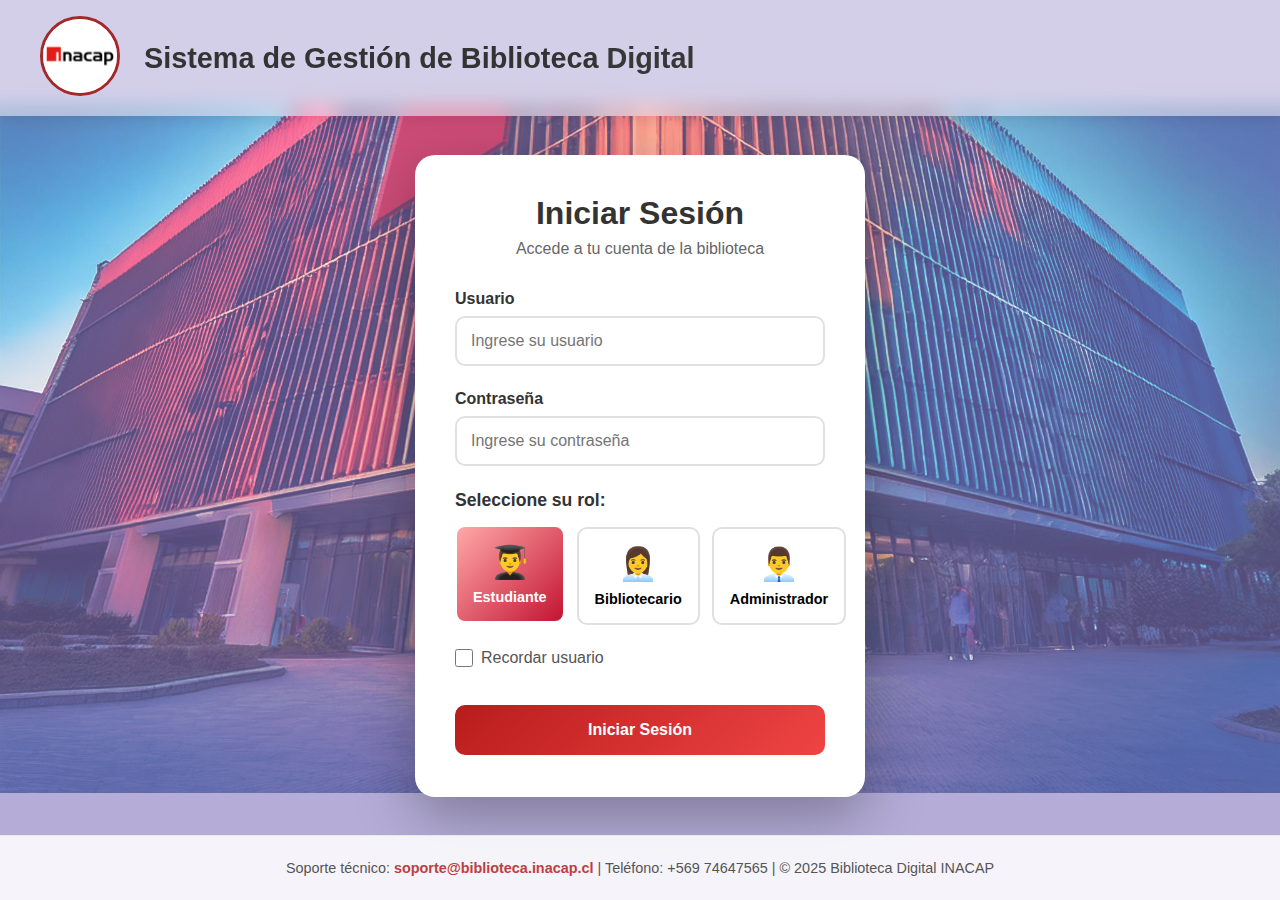
<file: estudiante.html>
<!DOCTYPE html>
<html lang="es">
<head>
<meta charset="UTF-8">
<meta name="viewport" content="width=device-width, initial-scale=1.0">
<title>Módulo Estudiante - Biblioteca Digital INACAP</title>
<style>
    :root {
        --primary: #429111;
        --primary-dark: #36770e;
        --secondary: #667eea;
        --secondary-dark: #764ba2;
        --danger: #f24949;
        --warning: #ffaa00;
        --success: #28a745;
        --info: #1e90ff;
        --light: #f8fafc;
        --dark: #1f2937;
        --gray: #6b7280;
        --gray-light: #e5e7eb;
        --white: #ffffff;
        --shadow: 0 4px 6px rgba(0, 0, 0, 0.1);
        --shadow-lg: 0 10px 25px rgba(0, 0, 0, 0.1);
        --radius: 12px;
        --radius-sm: 8px;
        --transition: all 0.3s ease;
    }

    * {
        margin: 0;
        padding: 0;
        box-sizing: border-box;
    }

    body {
        font-family: 'Segoe UI', -apple-system, BlinkMacSystemFont, sans-serif;
        background: linear-gradient(135deg, #f8fafc 0%, #e5e7eb 100%);
        min-height: 100vh;
        color: var(--dark);
    }

    /* Header */
    .header {
        background: linear-gradient(135deg, var(--white) 0%, #f9fafb 100%);
        padding: 1rem 2rem;
        box-shadow: var(--shadow);
        display: flex;
        justify-content: space-between;
        align-items: center;
        position: sticky;
        top: 0;
        z-index: 100;
        border-bottom: 2px solid var(--gray-light);
    }

    .logo-container {
        display: flex;
        align-items: center;
        gap: 1.5rem;
    }

    .logo {
        position: relative;
        width: 70px;
        height: 70px;
    }

    .logo img {
        width: 100%;
        height: 100%;
        border-radius: 50%;
        object-fit: cover;
        border: 3px solid var(--primary);
        box-shadow: 0 4px 12px rgba(145, 17, 17, 0.2);
        transition: var(--transition);
    }

    .logo:hover img {
        transform: rotate(5deg);
        box-shadow: 0 6px 20px rgba(66, 145, 17, 0.3);
    }

    .user-info h3 {
        font-size: 1.5rem;
        font-weight: 700;
        color: var(--dark);
        margin-bottom: 0.25rem;
    }

    .user-info small {
        color: var(--gray);
        font-size: 0.9rem;
        background: var(--light);
        padding: 0.25rem 0.75rem;
        border-radius: 20px;
        border: 1px solid var(--gray-light);
    }

    /* Book Counter */
    .book-counter {
        font-size: 0.9rem;
        color: var(--primary);
        font-weight: 600;
        margin-top: 0.25rem;
        padding: 0.25rem 0.75rem;
        background: var(--light);
        border-radius: 20px;
        border: 1px solid var(--gray-light);
        display: inline-block;
        transition: var(--transition);
    }

    .book-counter.limit-reached {
        color: var(--danger);
        background: linear-gradient(135deg, rgba(242, 73, 73, 0.1) 0%, rgba(209, 47, 47, 0.1) 100%);
        border-color: var(--danger);
    }

    .header-right {
        display: flex;
        align-items: center;
        gap: 1.5rem;
    }

    .notification {
        position: relative;
        cursor: pointer;
        padding: 0.75rem;
        background: var(--white);
        border-radius: var(--radius-sm);
        border: 1px solid var(--gray-light);
        transition: var(--transition);
    }

    .notification:hover {
        background: var(--light);
        transform: translateY(-2px);
        box-shadow: var(--shadow);
    }

    .notification .badge {
        position: absolute;
        top: -5px;
        right: -5px;
        background: linear-gradient(135deg, var(--danger) 0%, #d12f2f 100%);
        color: var(--white);
        font-size: 0.7rem;
        font-weight: 700;
        width: 20px;
        height: 20px;
        display: flex;
        justify-content: center;
        align-items: center;
        border-radius: 50%;
        border: 2px solid var(--white);
        box-shadow: 0 2px 4px rgba(0, 0, 0, 0.2);
    }

    .user-profile {
        display: flex;
        align-items: center;
        gap: 0.75rem;
        padding: 0.5rem 1rem;
        background: var(--white);
        border-radius: var(--radius-sm);
        border: 1px solid var(--gray-light);
    }

    .user-avatar {
        width: 40px;
        height: 40px;
        border-radius: 50%;
        background: linear-gradient(135deg, var(--primary) 0%, var(--secondary) 100%);
        display: flex;
        align-items: center;
        justify-content: center;
        color: var(--white);
        font-weight: 600;
        font-size: 1.2rem;
    }

    .user-details {
        text-align: right;
    }

    .user-name {
        font-weight: 600;
        color: var(--dark);
        font-size: 1.1rem;
    }

    .user-career {
        color: var(--primary);
        font-size: 0.8rem;
        font-weight: 600;
        margin-top: 0.1rem;
    }

    .logout-btn {
        padding: 0.6rem 1.5rem;
        background: linear-gradient(135deg, var(--danger) 0%, #d12f2f 100%);
        color: var(--white);
        border: none;
        border-radius: var(--radius-sm);
        cursor: pointer;
        font-weight: 600;
        transition: var(--transition);
        display: flex;
        align-items: center;
        gap: 0.5rem;
        box-shadow: 0 4px 12px rgba(242, 73, 73, 0.2);
    }

    .logout-btn:hover {
        transform: translateY(-2px);
        box-shadow: 0 6px 20px rgba(242, 73, 73, 0.3);
    }

    .logout-btn:active {
        transform: translateY(0);
    }

    /* Main Container */
    .main-container {
        display: flex;
        min-height: calc(100vh - 80px);
    }

    /* Sidebar */
    .sidebar {
        width: 280px;
        background: linear-gradient(135deg, var(--white) 0%, #f9fafb 100%);
        padding: 2rem 0;
        box-shadow: 2px 0 15px rgba(0, 0, 0, 0.08);
        border-right: 1px solid var(--gray-light);
        display: flex;
        flex-direction: column;
        gap: 0.5rem;
    }

    .nav-item {
        padding: 1rem 2rem;
        margin: 0 1rem;
        border-radius: var(--radius-sm);
        cursor: pointer;
        transition: var(--transition);
        display: flex;
        align-items: center;
        gap: 1rem;
        font-weight: 500;
        color: var(--gray);
        border: 1px solid transparent;
    }

    .nav-item:hover {
        background: var(--light);
        color: var(--primary);
        transform: translateX(5px);
        border-color: var(--gray-light);
    }

    .nav-item.active {
        background: linear-gradient(135deg, var(--primary) 0%, var(--primary-dark) 100%);
        color: var(--white);
        box-shadow: 0 4px 12px rgba(66, 145, 17, 0.3);
        border-color: var(--primary);
    }

    .nav-item.active:hover {
        transform: translateX(5px);
        background: linear-gradient(135deg, var(--primary-dark) 0%, #2d690c 100%);
    }

    .nav-icon {
        font-size: 1.2rem;
    }

    /* Content */
    .content {
        flex: 1;
        padding: 2rem;
        overflow-y: auto;
    }

    .content-section {
        display: none;
        animation: fadeIn 0.5s ease-out;
    }

    @keyframes fadeIn {
        from { opacity: 0; transform: translateY(10px); }
        to { opacity: 1; transform: translateY(0); }
    }

    .content-section.active {
        display: block;
    }

    .section-header {
        margin-bottom: 2rem;
        padding-bottom: 1rem;
        border-bottom: 2px solid var(--gray-light);
    }

    .section-header h2 {
        font-size: 2rem;
        font-weight: 700;
        color: var(--dark);
        margin-bottom: 0.5rem;
        position: relative;
        display: inline-block;
    }

    .section-header h2::after {
        content: '';
        position: absolute;
        bottom: -10px;
        left: 0;
        width: 60px;
        height: 4px;
        background: linear-gradient(135deg, var(--primary) 0%, var(--secondary) 100%);
        border-radius: 2px;
    }

    .section-header p {
        color: var(--gray);
        font-size: 1rem;
    }

    /* Search Container */
    .search-container {
        margin-bottom: 2rem;
    }

    .search-row {
        display: flex;
        gap: 1rem;
        margin-bottom: 1rem;
    }

    .search-input-container {
        position: relative;
        flex: 1;
    }

    .search-input {
        width: 100%;
        padding: 1rem 1.5rem 1rem 3.5rem;
        border: 2px solid var(--gray-light);
        border-radius: var(--radius);
        font-size: 1rem;
        background: var(--white);
        transition: var(--transition);
        box-shadow: var(--shadow);
    }

    .search-input:focus {
        outline: none;
        border-color: var(--primary);
        box-shadow: 0 0 0 3px rgba(66, 145, 17, 0.1);
    }

    .search-icon {
        position: absolute;
        left: 1.5rem;
        top: 50%;
        transform: translateY(-50%);
        color: var(--gray);
        font-size: 1.2rem;
    }

    /* Career Filter */
    .career-filter-container {
        position: relative;
        width: 300px;
    }

    .career-filter {
        width: 100%;
        padding: 1rem 1.5rem 1rem 3.5rem;
        border: 2px solid var(--gray-light);
        border-radius: var(--radius);
        font-size: 1rem;
        background: var(--white);
        transition: var(--transition);
        box-shadow: var(--shadow);
        cursor: pointer;
        appearance: none;
        -webkit-appearance: none;
        -moz-appearance: none;
    }

    .career-filter:focus {
        outline: none;
        border-color: var(--primary);
        box-shadow: 0 0 0 3px rgba(66, 145, 17, 0.1);
    }

    .career-filter-icon {
        position: absolute;
        left: 1.5rem;
        top: 50%;
        transform: translateY(-50%);
        color: var(--gray);
        font-size: 1.2rem;
        pointer-events: none;
    }

    .career-arrow {
        position: absolute;
        right: 1.5rem;
        top: 50%;
        transform: translateY(-50%);
        color: var(--gray);
        pointer-events: none;
    }

    /* Filter Controls */
    .filter-controls {
        display: flex;
        gap: 1rem;
        margin-bottom: 1.5rem;
        flex-wrap: wrap;
    }

    .filter-btn {
        padding: 0.75rem 1.5rem;
        background: var(--white);
        border: 2px solid var(--gray-light);
        border-radius: var(--radius);
        font-size: 0.95rem;
        font-weight: 500;
        color: var(--gray);
        cursor: pointer;
        transition: var(--transition);
        display: flex;
        align-items: center;
        gap: 0.5rem;
    }

    .filter-btn:hover {
        background: var(--light);
        border-color: var(--primary);
        color: var(--primary);
    }

    .filter-btn.active {
        background: linear-gradient(135deg, var(--primary) 0%, var(--primary-dark) 100%);
        color: var(--white);
        border-color: var(--primary);
        box-shadow: 0 4px 12px rgba(66, 145, 17, 0.2);
    }

    .clear-filters-btn {
        padding: 0.75rem 1.5rem;
        background: var(--white);
        border: 2px solid var(--gray-light);
        border-radius: var(--radius);
        font-size: 0.95rem;
        font-weight: 500;
        color: var(--gray);
        cursor: pointer;
        transition: var(--transition);
        display: flex;
        align-items: center;
        gap: 0.5rem;
    }

    .clear-filters-btn:hover {
        background: var(--light);
        border-color: var(--danger);
        color: var(--danger);
    }

    /* Book Grid */
    .book-grid {
        display: grid;
        grid-template-columns: repeat(auto-fill, minmax(280px, 1fr));
        gap: 1.5rem;
        margin-top: 1rem;
    }

    .book-card {
        background: var(--white);
        border-radius: var(--radius);
        overflow: hidden;
        box-shadow: var(--shadow);
        transition: var(--transition);
        border: 1px solid var(--gray-light);
        position: relative;
    }

    .book-card:hover {
        transform: translateY(-8px);
        box-shadow: var(--shadow-lg);
        border-color: var(--primary);
    }

    .book-image {
        position: relative;
        height: 300px;
        overflow: hidden;
    }

    .book-image img {
        width: 100%;
        height: 100%;
        object-fit: cover;
        transition: var(--transition);
    }

    .book-card:hover .book-image img {
        transform: scale(1.05);
    }

    .book-status {
        position: absolute;
        top: 1rem;
        right: 1rem;
        padding: 0.5rem 1rem;
        border-radius: 20px;
        font-size: 0.8rem;
        font-weight: 600;
        text-transform: uppercase;
        letter-spacing: 0.5px;
        box-shadow: 0 2px 8px rgba(0, 0, 0, 0.2);
    }

    .status-disponible {
        background: linear-gradient(135deg, var(--success) 0%, #218838 100%);
        color: var(--white);
    }

    .status-prestado {
        background: linear-gradient(135deg, var(--info) 0%, #0069d9 100%);
        color: var(--white);
    }

    .status-solicitado {
        background: linear-gradient(135deg, var(--warning) 0%, #e6a100 100%);
        color: var(--white);
    }

    .status-no-disponible {
        background: linear-gradient(135deg, var(--danger) 0%, #d12f2f 100%);
        color: var(--white);
    }

    .book-info {
        padding: 1.5rem;
    }

    .book-title {
        font-size: 1.3rem;
        font-weight: 700;
        color: var(--dark);
        margin-bottom: 0.5rem;
        line-height: 1.3;
    }

    .book-author {
        color: var(--gray);
        font-size: 1rem;
        margin-bottom: 0.5rem;
        display: flex;
        align-items: center;
        gap: 0.5rem;
    }

    .book-meta {
        display: flex;
        flex-direction: column;
        gap: 0.5rem;
        margin-bottom: 1rem;
        font-size: 0.9rem;
        color: var(--gray);
    }

    .book-career {
        display: flex;
        align-items: center;
        gap: 0.5rem;
        padding: 0.25rem 0.75rem;
        background: linear-gradient(135deg, rgba(66, 145, 17, 0.1) 0%, rgba(102, 126, 234, 0.1) 100%);
        border-radius: 20px;
        width: fit-content;
        font-weight: 500;
        color: var(--primary-dark);
    }

    .book-year, .book-category {
        display: flex;
        align-items: center;
        gap: 0.25rem;
    }

    .btn-primary {
        width: 100%;
        padding: 0.8rem;
        background: linear-gradient(135deg, var(--primary) 0%, var(--primary-dark) 100%);
        color: var(--white);
        border: none;
        border-radius: var(--radius-sm);
        cursor: pointer;
        font-weight: 600;
        font-size: 1rem;
        transition: var(--transition);
        display: flex;
        align-items: center;
        justify-content: center;
        gap: 0.5rem;
        box-shadow: 0 4px 12px rgba(66, 145, 17, 0.2);
    }

    .btn-primary:hover:not(:disabled) {
        transform: translateY(-2px);
        box-shadow: 0 6px 20px rgba(66, 145, 17, 0.3);
    }

    .btn-primary:active:not(:disabled) {
        transform: translateY(0);
    }

    .btn-primary:disabled {
        background: var(--gray-light);
        color: var(--gray);
        cursor: not-allowed;
        opacity: 0.7;
        box-shadow: none;
    }

    /* Request Items */
    .requests-list, .loans-list, .notifications-list {
        display: flex;
        flex-direction: column;
        gap: 1rem;
    }

    .request-item, .loan-item, .notification-item {
        background: var(--white);
        border-radius: var(--radius);
        padding: 1.5rem;
        box-shadow: var(--shadow);
        border: 1px solid var(--gray-light);
        transition: var(--transition);
        display: flex;
        justify-content: space-between;
        align-items: center;
    }

    .request-item:hover, .loan-item:hover, .notification-item:hover {
        transform: translateY(-2px);
        box-shadow: var(--shadow-lg);
        border-color: var(--gray);
    }

    .item-content {
        flex: 1;
    }

    .item-title {
        font-size: 1.2rem;
        font-weight: 600;
        color: var(--dark);
        margin-bottom: 0.5rem;
    }

    .item-details {
        color: var(--gray);
        font-size: 0.95rem;
        margin-bottom: 0.5rem;
    }

    .item-meta {
        display: flex;
        gap: 1rem;
        font-size: 0.9rem;
        color: var(--gray);
    }

    .item-actions {
        display: flex;
        flex-direction: column;
        gap: 0.5rem;
        align-items: flex-end;
    }

    .status-badge {
        padding: 0.5rem 1rem;
        border-radius: 20px;
        font-size: 0.8rem;
        font-weight: 600;
        text-transform: uppercase;
        letter-spacing: 0.5px;
        min-width: 100px;
        text-align: center;
    }

    .badge-pendiente {
        background: linear-gradient(135deg, var(--warning) 0%, #e6a100 100%);
        color: var(--white);
    }

    .badge-aprobado {
        background: linear-gradient(135deg, var(--info) 0%, #0069d9 100%);
        color: var(--white);
    }

    .badge-activo {
        background: linear-gradient(135deg, var(--success) 0%, #218838 100%);
        color: var(--white);
    }

    .badge-atrasado {
        background: linear-gradient(135deg, var(--danger) 0%, #d12f2f 100%);
        color: var(--white);
    }

    .btn-small {
        padding: 0.4rem 1rem;
        border-radius: var(--radius-sm);
        font-size: 0.85rem;
        font-weight: 600;
        cursor: pointer;
        transition: var(--transition);
        border: 1px solid transparent;
    }

    .btn-danger {
        background: linear-gradient(135deg, var(--danger) 0%, #d12f2f 100%);
        color: var(--white);
    }

    .btn-danger:hover {
        transform: translateY(-2px);
        box-shadow: 0 4px 12px rgba(242, 73, 73, 0.2);
    }

    /* Notification Styles */
    .notification-item.unread {
        background: linear-gradient(135deg, #f0f9ff 0%, #e1f5fe 100%);
        border-left: 4px solid var(--info);
    }

    .notification-item.read {
        opacity: 0.8;
    }

    .notification-icon {
        font-size: 1.5rem;
        margin-right: 1rem;
    }

    .notification-content {
        flex: 1;
    }

    .notification-time {
        font-size: 0.85rem;
        color: var(--gray);
        margin-top: 0.25rem;
    }

    /* Empty State */
    .empty-state {
        text-align: center;
        padding: 3rem 2rem;
        background: var(--white);
        border-radius: var(--radius);
        border: 2px dashed var(--gray-light);
    }

    .empty-state i {
        font-size: 3rem;
        color: var(--gray-light);
        margin-bottom: 1rem;
    }

    .empty-state h3 {
        color: var(--gray);
        margin-bottom: 0.5rem;
    }

    .empty-state p {
        color: var(--gray);
    }

    /* Loading */
    .loading {
        text-align: center;
        padding: 2rem;
        color: var(--gray);
    }

    .loading-spinner {
        display: inline-block;
        width: 40px;
        height: 40px;
        border: 3px solid var(--gray-light);
        border-top-color: var(--primary);
        border-radius: 50%;
        animation: spin 1s linear infinite;
        margin-bottom: 1rem;
    }

    @keyframes spin {
        to { transform: rotate(360deg); }
    }

    /* Responsive */
    @media (max-width: 1024px) {
        .book-grid {
            grid-template-columns: repeat(auto-fill, minmax(250px, 1fr));
        }
    }

    @media (max-width: 768px) {
        .main-container {
            flex-direction: column;
        }

        .sidebar {
            width: 100%;
            padding: 1rem;
            flex-direction: row;
            overflow-x: auto;
            border-right: none;
            border-bottom: 1px solid var(--gray-light);
        }

        .nav-item {
            flex-shrink: 0;
            margin: 0;
            padding: 0.75rem 1rem;
        }

        .content {
            padding: 1.5rem;
        }

        .header {
            padding: 1rem;
            flex-direction: column;
            gap: 1rem;
            align-items: flex-start;
        }

        .header-right {
            width: 100%;
            justify-content: space-between;
        }

        .logo-container {
            flex-direction: column;
            align-items: flex-start;
            gap: 1rem;
        }

        .search-row {
            flex-direction: column;
        }

        .career-filter-container {
            width: 100%;
        }

        .filter-controls {
            flex-direction: column;
        }

        .filter-btn, .clear-filters-btn {
            width: 100%;
            justify-content: center;
        }

        .request-item, .loan-item, .notification-item {
            flex-direction: column;
            align-items: flex-start;
            gap: 1rem;
        }

        .item-actions {
            width: 100%;
            align-items: stretch;
        }

        .btn-small {
            width: 100%;
        }
        
        .book-counter {
            margin-top: 0.5rem;
        }
    }

    @media (max-width: 480px) {
        .book-grid {
            grid-template-columns: 1fr;
        }

        .book-card {
            margin-bottom: 1rem;
        }

        .nav-item {
            font-size: 0.9rem;
            padding: 0.5rem 0.75rem;
        }

        .section-header h2 {
            font-size: 1.5rem;
        }
    }
</style>
</head>

<body>
<header class="header">
    <div class="logo-container">
        <div class="logo">
            <img src="img/inacap-logo.png" alt="Logo INACAP">
        </div>
        <div class="user-info">
            <h3>Biblioteca Digital</h3>
            <small>Módulo Estudiante</small>
            <div id="bookCounter" class="book-counter">📚 Libros: 0/2</div>
        </div>
    </div>

    <div class="header-right">
        <div class="notification" onclick="showSection('notificaciones')">
            🔔
            <span id="notifBadge" class="badge" style="display:none;">0</span>
        </div>
        
        <div class="user-profile">
            <div class="user-avatar" id="userAvatar">U</div>
            <div class="user-details">
                <div class="user-name" id="userName">Usuario</div>
                <div class="user-career" id="userCareer">Carrera no asignada</div>
            </div>
        </div>
        
        <button class="logout-btn" onclick="logout()">
            <span>🚪</span> Cerrar Sesión
        </button>
    </div>
</header>

<div class="main-container">
    <nav class="sidebar">
        <div class="nav-item active" onclick="showSection('catalogo', this)">
            <span class="nav-icon">📚</span>
            <span>Catálogo de Libros</span>
        </div>
        <div class="nav-item" onclick="showSection('solicitudes', this)">
            <span class="nav-icon">📖</span>
            <span>Mis Solicitudes</span>
        </div>
        <div class="nav-item" onclick="showSection('prestamos', this)">
            <span class="nav-icon">📋</span>
            <span>Mis Préstamos</span>
        </div>
        <div class="nav-item" onclick="showSection('notificaciones', this)">
            <span class="nav-icon">🔔</span>
            <span>Notificaciones</span>
        </div>
    </nav>

    <main class="content">
        <!-- 📚 CATÁLOGO -->
        <section id="catalogo" class="content-section active">
            <div class="section-header">
                <h2>Catálogo de Libros</h2>
                <p id="catalogDescription">Explora nuestra colección de libros disponibles</p>
            </div>
            
            <div class="search-container">
                <div class="search-row">
                    <div class="search-input-container">
                        <span class="search-icon">🔍</span>
                        <input type="text" id="bookSearch" class="search-input" 
                               placeholder="Buscar por título, autor, categoría..." 
                               onkeyup="renderCatalogo()">
                    </div>
                    <div class="career-filter-container">
                        <span class="career-filter-icon">🎓</span>
                        <select id="careerFilter" class="career-filter" onchange="renderCatalogo()">
                            <option value="">Todas las carreras</option>
                            <!-- Las opciones se cargarán dinámicamente -->
                        </select>
                        <span class="career-arrow">▼</span>
                    </div>
                </div>
                
                <div class="filter-controls">
                    <button class="filter-btn active" onclick="filterByAvailability('all')">
                        <span>📚</span> Todos los libros
                    </button>
                    <button class="filter-btn" onclick="filterByAvailability('available')">
                        <span>✅</span> Disponibles
                    </button>
                    <button class="filter-btn" onclick="filterByCareer('userCareer')">
                        <span>🎓</span> Mi carrera
                    </button>
                    <button class="filter-btn" onclick="filterByAvailability('recommended')">
                        <span>⭐</span> Recomendados
                    </button>
                    <button class="clear-filters-btn" onclick="clearFilters()">
                        <span>🗑️</span> Limpiar filtros
                    </button>
                </div>
            </div>
            
            <div id="bookGrid" class="book-grid"></div>
        </section>

        <!-- 📖 MIS SOLICITUDES -->
        <section id="solicitudes" class="content-section">
            <div class="section-header">
                <h2>Mis Solicitudes</h2>
                <p>Historial y estado de tus solicitudes de préstamo</p>
            </div>
            <div id="solicitudesList" class="requests-list"></div>
        </section>

        <!-- 📚 MIS PRÉSTAMOS -->
        <section id="prestamos" class="content-section">
            <div class="section-header">
                <h2>Mis Préstamos Activos</h2>
                <p>Libros que tienes actualmente en préstamo</p>
            </div>
            <div id="prestamosList" class="loans-list"></div>
        </section>

        <!-- 🔔 NOTIFICACIONES -->
        <section id="notificaciones" class="content-section">
            <div class="section-header">
                <h2>Notificaciones</h2>
                <p>Mantente informado sobre tus actividades</p>
            </div>
            <div id="notificacionesList" class="notifications-list"></div>
        </section>
    </main>
</div>

<script>
// Datos del usuario actual
let currentUser = JSON.parse(localStorage.getItem('currentUser'));

// Variables globales para filtros
let currentFilter = 'all';
let availableCarreras = [];

// 📌 Funciones principales
function showSection(id, element){
    // Remover active de todas las secciones
    document.querySelectorAll(".content-section").forEach(s => s.classList.remove("active"));
    document.querySelectorAll(".nav-item").forEach(i => i.classList.remove("active"));
    
    // Agregar active a la sección seleccionada
    document.getElementById(id).classList.add("active");
    if (element) element.classList.add("active");
    
    // Actualizar la sección mostrada
    if(id === 'catalogo') {
        loadCareerFilter();
        renderCatalogo();
    }
    else if(id === 'solicitudes') renderSolicitudes();
    else if(id === 'prestamos') renderPrestamos();
    else if(id === 'notificaciones') renderNotificaciones();
}

// ⭐ Cargar filtro de carreras
function loadCareerFilter() {
    const books = JSON.parse(localStorage.getItem('books')) || [];
    const carrerasSet = new Set();
    
    books.forEach(book => {
        if (book.carrera) {
            carrerasSet.add(book.carrera);
        }
    });
    
    availableCarreras = Array.from(carrerasSet).sort();
    const careerFilter = document.getElementById('careerFilter');
    
    // Limpiar opciones excepto la primera
    while (careerFilter.options.length > 1) {
        careerFilter.remove(1);
    }
    
    // Agregar carreras disponibles
    availableCarreras.forEach(carrera => {
        const option = document.createElement('option');
        option.value = carrera;
        option.textContent = carrera;
        careerFilter.appendChild(option);
    });
    
    // Si el usuario tiene carrera, mostrar en el perfil y en el filtro
    if (currentUser && currentUser.career) {
        document.getElementById('userCareer').textContent = currentUser.career;
        document.getElementById('userCareer').style.color = 'var(--primary)';
        
        // Actualizar descripción del catálogo
        const desc = document.getElementById('catalogDescription');
        desc.textContent = `Explora nuestra colección de libros disponibles para ${currentUser.career}`;
        
        // Si no hay filtro activo, mostrar automáticamente libros de la carrera del usuario
        if (currentFilter === 'all' && document.getElementById('careerFilter').value === '') {
            document.getElementById('careerFilter').value = currentUser.career;
            currentFilter = 'userCareer';
            updateFilterButtons();
        }
    }
}

// ⭐ Actualizar contador de libros
function updateBookCounter() {
    const prestamos = JSON.parse(localStorage.getItem('prestamos')) || [];
    const solicitudes = JSON.parse(localStorage.getItem('solicitudes')) || [];
    
    const prestamosActivos = prestamos.filter(p => 
        p.estudianteId === currentUser.id && 
        p.estado === 'activo'
    ).length;
    
    const solicitudesPendientes = solicitudes.filter(s => 
        s.estudianteId === currentUser.id && 
        s.estado === 'pendiente'
    ).length;
    
    const total = prestamosActivos + solicitudesPendientes;
    const limite = 2;
    
    const counterElement = document.getElementById('bookCounter');
    if (counterElement) {
        counterElement.textContent = `📚 Libros: ${total}/${limite}`;
        if (total >= limite) {
            counterElement.classList.add('limit-reached');
        } else {
            counterElement.classList.remove('limit-reached');
        }
    }
    
    return { prestamosActivos, solicitudesPendientes, total };
}

// ⭐ Render Catálogo
function renderCatalogo(){
    const search = document.getElementById("bookSearch").value.toLowerCase();
    const carrera = document.getElementById("careerFilter").value;
    const grid = document.getElementById("bookGrid");
    
    // Actualizar botones de filtro
    updateFilterButtons();
    
    // Actualizar contador
    const counter = updateBookCounter();
    const puedeSolicitarMas = counter.total < 2;
    
    // Mostrar loading
    grid.innerHTML = `
        <div class="loading">
            <div class="loading-spinner"></div>
            <p>Buscando libros...</p>
        </div>
    `;
    
    setTimeout(() => {
        // Obtener libros del sistema
        const books = JSON.parse(localStorage.getItem('books')) || [];
        const prestamos = JSON.parse(localStorage.getItem('prestamos')) || [];
        const solicitudes = JSON.parse(localStorage.getItem('solicitudes')) || [];
        
        // Filtrar libros según búsqueda y filtros
        let filtered = books.filter(b => {
            // Filtro de búsqueda
            const matchSearch = b.title.toLowerCase().includes(search) ||
                              b.author.toLowerCase().includes(search) ||
                              (b.category && b.category.toLowerCase().includes(search)) ||
                              (b.carrera && b.carrera.toLowerCase().includes(search));
            
            // Filtro por carrera
            const matchCarrera = !carrera || b.carrera === carrera;
            
            return matchSearch && matchCarrera;
        });
        
        // Aplicar filtro de disponibilidad
        if (currentFilter === 'available') {
            filtered = filtered.filter(libro => {
                // Verificar si hay préstamo activo
                const prestadoGeneral = prestamos.some(p => 
                    p.libroId === libro.id && 
                    (p.estado === 'activo' || p.estado === 'atrasado')
                );
                
                return libro.available && !prestadoGeneral;
            });
        } else if (currentFilter === 'userCareer') {
            // Filtrar por carrera del usuario
            if (currentUser && currentUser.career) {
                filtered = filtered.filter(libro => libro.carrera === currentUser.career);
            }
        } else if (currentFilter === 'recommended') {
            // Filtrar libros recomendados (de la carrera del usuario + generales)
            if (currentUser && currentUser.career) {
                filtered = filtered.filter(libro => 
                    libro.carrera === currentUser.career || 
                    libro.carrera === 'General' || 
                    !libro.carrera
                );
            }
        }
        
        if(filtered.length === 0) {
            grid.innerHTML = `
                <div class="empty-state">
                    <div>📚</div>
                    <h3>No se encontraron libros</h3>
                    <p>Intenta con otros términos de búsqueda o cambia los filtros</p>
                </div>
            `;
            return;
        }
        
        // Ordenar libros: primero los de la carrera del usuario, luego generales
        if (currentUser && currentUser.career) {
            filtered.sort((a, b) => {
                if (a.carrera === currentUser.career && b.carrera !== currentUser.career) return -1;
                if (a.carrera !== currentUser.career && b.carrera === currentUser.career) return 1;
                return 0;
            });
        }
        
        // Para cada libro, verificar su disponibilidad
        const librosConEstado = filtered.map(libro => {
            // Buscar si hay préstamo activo del usuario actual
            const prestamoActivo = prestamos.find(p => 
                p.libroId === libro.id && 
                p.estado === 'activo' && 
                p.estudianteId === currentUser.id
            );
            
            // Buscar si hay solicitud pendiente del usuario actual
            const solicitudPendiente = solicitudes.find(s => 
                s.libroId === libro.id && 
                s.estudianteId === currentUser.id && 
                s.estado === 'pendiente'
            );
            
            // Verificar disponibilidad general
            const prestadoGeneral = prestamos.some(p => 
                p.libroId === libro.id && 
                (p.estado === 'activo' || p.estado === 'atrasado')
            );
            
            let estado = 'disponible';
            let disponible = true;
            
            if(prestamoActivo) {
                estado = 'prestado';
                disponible = false;
            } else if(solicitudPendiente) {
                estado = 'solicitado';
                disponible = false;
            } else if(prestadoGeneral) {
                estado = 'no-disponible';
                disponible = false;
            } else if(!libro.available) {
                estado = 'no-disponible';
                disponible = false;
            }
            
            // Verificar si es de la carrera del usuario
            const esMiCarrera = currentUser && currentUser.career && libro.carrera === currentUser.career;
            const esGeneral = !libro.carrera || libro.carrera === 'General';
            
            // Verificar si el estudiante puede solicitar más libros
            const puedeSolicitar = disponible && puedeSolicitarMas;
            
            return {
                ...libro,
                disponible,
                puedeSolicitar,
                estado,
                esMiCarrera,
                esGeneral
            };
        });
        
        grid.innerHTML = librosConEstado.map(libro => `
            <div class="book-card">
                <div class="book-image">
                    <img src="${libro.img || 'img/book-placeholder.png'}" alt="${libro.title}">
                    <span class="book-status status-${libro.estado}">
                        ${libro.estado === 'disponible' ? 'Disponible' : 
                         libro.estado === 'prestado' ? 'En préstamo' :
                         libro.estado === 'solicitado' ? 'Solicitado' : 'No disponible'}
                    </span>
                </div>
                <div class="book-info">
                    <h3 class="book-title">${libro.title}</h3>
                    <p class="book-author">✍️ ${libro.author}</p>
                    <div class="book-meta">
                        ${libro.carrera ? `
                            <span class="book-career" style="${libro.esMiCarrera ? 'background: linear-gradient(135deg, rgba(66, 145, 17, 0.2) 0%, rgba(66, 145, 17, 0.4) 100%); color: var(--primary-dark); font-weight: 600;' : ''}">
                                🎓 ${libro.carrera} ${libro.esMiCarrera ? '⭐' : ''}
                            </span>
                        ` : ''}
                        <span class="book-year">📅 ${libro.year}</span>
                        <span class="book-category">🏷️ ${libro.category || 'General'}</span>
                    </div>
                    <button class="btn-primary" 
                            onclick="solicitar(${libro.id})" 
                            ${!libro.puedeSolicitar ? 'disabled' : ''}>
                        ${libro.disponible ? 
                            (libro.puedeSolicitar ? '📖 Solicitar préstamo' : '❌ Límite alcanzado') : 
                            '⛔ No disponible'}
                    </button>
                </div>
            </div>
        `).join("");
    }, 500); // Simular tiempo de carga
}

// ⭐ Filtrar por disponibilidad
function filterByAvailability(filter) {
    currentFilter = filter;
    const buttons = document.querySelectorAll('.filter-btn');
    buttons.forEach(btn => btn.classList.remove('active'));
    
    // Activar el botón correspondiente
    if (filter === 'all') {
        document.querySelector('.filter-btn:nth-child(1)').classList.add('active');
        document.getElementById('careerFilter').value = '';
    } else if (filter === 'available') {
        document.querySelector('.filter-btn:nth-child(2)').classList.add('active');
    } else if (filter === 'userCareer') {
        document.querySelector('.filter-btn:nth-child(3)').classList.add('active');
        if (currentUser && currentUser.career) {
            document.getElementById('careerFilter').value = currentUser.career;
        }
    } else if (filter === 'recommended') {
        document.querySelector('.filter-btn:nth-child(4)').classList.add('active');
        document.getElementById('careerFilter').value = '';
    }
    
    renderCatalogo();
}

// ⭐ Filtrar por carrera del usuario
function filterByCareer(type) {
    if (type === 'userCareer') {
        if (!currentUser || !currentUser.career) {
            alert('No tienes una carrera asignada en tu perfil. Contacta al administrador.');
            return;
        }
        document.getElementById('careerFilter').value = currentUser.career;
        currentFilter = 'userCareer';
        filterByAvailability('userCareer');
    }
}

// ⭐ Limpiar filtros
function clearFilters() {
    document.getElementById('bookSearch').value = '';
    document.getElementById('careerFilter').value = '';
    currentFilter = 'all';
    
    // Actualizar botones de filtro
    const buttons = document.querySelectorAll('.filter-btn');
    buttons.forEach(btn => btn.classList.remove('active'));
    document.querySelector('.filter-btn:nth-child(1)').classList.add('active');
    
    renderCatalogo();
}

// ⭐ Actualizar botones de filtro
function updateFilterButtons() {
    const buttons = document.querySelectorAll('.filter-btn');
    buttons.forEach(btn => btn.classList.remove('active'));
    
    if (currentFilter === 'all') {
        document.querySelector('.filter-btn:nth-child(1)').classList.add('active');
    } else if (currentFilter === 'available') {
        document.querySelector('.filter-btn:nth-child(2)').classList.add('active');
    } else if (currentFilter === 'userCareer') {
        document.querySelector('.filter-btn:nth-child(3)').classList.add('active');
    } else if (currentFilter === 'recommended') {
        document.querySelector('.filter-btn:nth-child(4)').classList.add('active');
    }
}

// ⭐ Solicitar libro
function solicitar(id){
    const books = JSON.parse(localStorage.getItem('books')) || [];
    const libro = books.find(b => b.id === id);
    
    if(!libro || !libro.available) {
        alert("❌ Este libro no está disponible para préstamo.");
        return;
    }
    
    // Verificar límite de 2 libros por estudiante
    const prestamos = JSON.parse(localStorage.getItem('prestamos')) || [];
    const solicitudes = JSON.parse(localStorage.getItem('solicitudes')) || [];
    
    // Contar libros activos del estudiante
    const prestamosActivos = prestamos.filter(p => 
        p.estudianteId === currentUser.id && 
        p.estado === 'activo'
    ).length;
    
    // Contar solicitudes pendientes del estudiante
    const solicitudesPendientes = solicitudes.filter(s => 
        s.estudianteId === currentUser.id && 
        s.estado === 'pendiente'
    ).length;
    
    const totalLibrosEnProceso = prestamosActivos + solicitudesPendientes;
    
    if (totalLibrosEnProceso >= 2) {
        alert(`❌ Has alcanzado el límite de 2 libros. 
               Tienes ${prestamosActivos} libro(s) en préstamo y 
               ${solicitudesPendientes} solicitud(es) pendiente(s). 
               Devuelve o cancela para solicitar más.`);
        return;
    }
    
    // Verificar si ya tiene una solicitud pendiente para este libro
    const existeSolicitud = solicitudes.find(s => 
        s.libroId === id && 
        s.estudianteId === currentUser.id && 
        s.estado === 'pendiente'
    );
    
    if(existeSolicitud) {
        alert("⚠️ Ya tienes una solicitud pendiente para este libro.");
        return;
    }
    
    // Verificar si ya tiene el libro prestado
    const tienePrestamo = prestamos.find(p => 
        p.libroId === id && 
        p.estudianteId === currentUser.id && 
        p.estado === 'activo'
    );
    
    if(tienePrestamo) {
        alert("📚 Ya tienes este libro en préstamo.");
        return;
    }
    
    // Crear nueva solicitud
    const nuevaSolicitud = {
        id: Date.now(),
        libroId: id,
        libroTitulo: libro.title,
        libroAutor: libro.author,
        libroCarrera: libro.carrera || 'General',
        estudianteId: currentUser.id,
        estudianteNombre: currentUser.name,
        estudianteCarrera: currentUser.career,
        fecha: new Date().toLocaleString(),
        estado: 'pendiente'
    };
    
    solicitudes.push(nuevaSolicitud);
    localStorage.setItem('solicitudes', JSON.stringify(solicitudes));
    
    // Agregar notificación
    const notificaciones = JSON.parse(localStorage.getItem('notificaciones')) || [];
    notificaciones.push({
        id: Date.now(),
        estudianteId: currentUser.id,
        mensaje: `📖 Solicitud de préstamo enviada para "${libro.title}"`,
        tipo: 'solicitud',
        fecha: new Date().toLocaleString(),
        leida: false
    });
    localStorage.setItem('notificaciones', JSON.stringify(notificaciones));
    
    alert("✅ Solicitud de préstamo enviada. Espera la aprobación del bibliotecario.");
    updateBookCounter();
    renderCatalogo();
    renderSolicitudes();
    renderNotificaciones();
}

// ⭐ Mostrar solicitudes del estudiante
function renderSolicitudes(){
    const cont = document.getElementById("solicitudesList");
    const solicitudes = JSON.parse(localStorage.getItem('solicitudes')) || [];
    
    const misSolicitudes = solicitudes.filter(s => s.estudianteId === currentUser.id);
    
    if(misSolicitudes.length === 0){
        cont.innerHTML = `
            <div class="empty-state">
                <div>📭</div>
                <h3>No tienes solicitudes</h3>
                <p>Dirígete al catálogo para solicitar un libro</p>
            </div>
        `;
        return;
    }
    
    // Ordenar por fecha (más recientes primero)
    misSolicitudes.sort((a, b) => new Date(b.fecha) - new Date(a.fecha));
    
    cont.innerHTML = misSolicitudes.map(s => `
        <div class="request-item">
            <div class="item-content">
                <h4 class="item-title">${s.libroTitulo}</h4>
                <p class="item-details">Autor: ${s.libroAutor}</p>
                ${s.libroCarrera ? `<p class="item-details">🎓 Carrera: ${s.libroCarrera}</p>` : ''}
                <div class="item-meta">
                    <span>📅 ${s.fecha}</span>
                    <span>👤 ${s.estudianteNombre}</span>
                </div>
            </div>
            <div class="item-actions">
                <span class="status-badge ${s.estado === 'pendiente' ? 'badge-pendiente' : 
                                         s.estado === 'aprobado' ? 'badge-aprobado' : 
                                         'badge-atrasado'}">
                    ${s.estado === 'pendiente' ? 'PENDIENTE' : 
                     s.estado === 'aprobado' ? 'APROBADO' : 
                     'RECHAZADO'}
                </span>
                ${s.estado === 'pendiente' ? 
                    `<button class="btn-small btn-danger" onclick="cancelarSolicitud(${s.id})">
                        ❌ Cancelar
                    </button>` : ''}
            </div>
        </div>
    `).join("");
    
    updateBookCounter();
}

// ⭐ Cancelar solicitud
function cancelarSolicitud(id){
    if(!confirm("¿Estás seguro de cancelar esta solicitud?")) return;
    
    let solicitudes = JSON.parse(localStorage.getItem('solicitudes')) || [];
    const solicitudIndex = solicitudes.findIndex(s => s.id === id);
    
    if(solicitudIndex === -1) return;
    
    const solicitud = solicitudes[solicitudIndex];
    
    // Agregar notificación de cancelación
    const notificaciones = JSON.parse(localStorage.getItem('notificaciones')) || [];
    notificaciones.push({
        id: Date.now(),
        estudianteId: currentUser.id,
        mensaje: `❌ Solicitud cancelada para "${solicitud.libroTitulo}"`,
        tipo: 'cancelacion',
        fecha: new Date().toLocaleString(),
        leida: false
    });
    
    solicitudes.splice(solicitudIndex, 1);
    localStorage.setItem('solicitudes', JSON.stringify(solicitudes));
    localStorage.setItem('notificaciones', JSON.stringify(notificaciones));
    
    // Registrar auditoría si existe el módulo
    if (localStorage.getItem('auditorias')) {
        const auditorias = JSON.parse(localStorage.getItem('auditorias')) || [];
        auditorias.push({
            usuario: currentUser.name,
            fecha: new Date().toLocaleDateString('es-CL'),
            hora: new Date().toLocaleTimeString('es-CL'),
            ip: 'Estudiante',
            accion: `Cancelación de solicitud: ${solicitud.libroTitulo}`,
            tipo: 'cancelacion'
        });
        localStorage.setItem('auditorias', JSON.stringify(auditorias));
    }
    
    alert("✅ Solicitud cancelada exitosamente.");
    updateBookCounter();
    renderSolicitudes();
    renderCatalogo();
    renderNotificaciones();
}

// ⭐ Mostrar préstamos activos del estudiante
function renderPrestamos(){
    const cont = document.getElementById("prestamosList");
    const prestamos = JSON.parse(localStorage.getItem('prestamos')) || [];
    const books = JSON.parse(localStorage.getItem('books')) || [];
    
    const misPrestamos = prestamos.filter(p => 
        p.estudianteId === currentUser.id && 
        (p.estado === 'activo' || p.estado === 'atrasado')
    );
    
    if(misPrestamos.length === 0){
        cont.innerHTML = `
            <div class="empty-state">
                <div>📚</div>
                <h3>No tienes préstamos activos</h3>
                <p>Dirígete al catálogo para solicitar un libro</p>
            </div>
        `;
        return;
    }
    
    // Ordenar por fecha de préstamo (más recientes primero)
    misPrestamos.sort((a, b) => new Date(b.fechaPrestamo) - new Date(a.fechaPrestamo));
    
    cont.innerHTML = misPrestamos.map(p => {
        const libro = books.find(b => b.id === p.libroId);
        const fechaPrestamo = new Date(p.fechaPrestamo);
        const fechaDevolucion = new Date(fechaPrestamo);
        fechaDevolucion.setDate(fechaDevolucion.getDate() + 7);
        const hoy = new Date();
        const atrasado = hoy > fechaDevolucion;
        const diasAtraso = atrasado ? Math.floor((hoy - fechaDevolucion) / (1000 * 60 * 60 * 24)) : 0;
        
        return `
            <div class="loan-item ${atrasado ? 'atrasado' : ''}">
                <div class="item-content">
                    <h4 class="item-title">${libro ? libro.title : 'Libro no encontrado'}</h4>
                    <p class="item-details">Autor: ${libro ? libro.author : 'N/A'}</p>
                    ${libro && libro.carrera ? `<p class="item-details">🎓 Carrera: ${libro.carrera}</p>` : ''}
                    <div class="item-meta">
                        <span>📅 Préstamo: ${p.fechaPrestamo}</span>
                        <span>⏰ Límite: ${fechaDevolucion.toLocaleDateString()}</span>
                        ${atrasado ? `<span style="color:var(--danger); font-weight:600;">⚠️ ${diasAtraso} días de atraso</span>` : ''}
                    </div>
                </div>
                <div class="item-actions">
                    <span class="status-badge ${atrasado ? 'badge-atrasado' : 'badge-activo'}">
                        ${atrasado ? 'ATRASADO' : 'ACTIVO'}
                    </span>
                </div>
            </div>
        `;
    }).join("");
    
    updateBookCounter();
}

// ⭐ Notificaciones
function renderNotificaciones(){
    const cont = document.getElementById("notificacionesList");
    const badge = document.getElementById("notifBadge");
    
    const notificaciones = JSON.parse(localStorage.getItem('notificaciones')) || [];
    const misNotificaciones = notificaciones.filter(n => n.estudianteId === currentUser.id);
    
    const noLeidas = misNotificaciones.filter(n => !n.leida).length;
    badge.textContent = noLeidas;
    badge.style.display = noLeidas > 0 ? "flex" : "none";
    
    if(misNotificaciones.length === 0){
        cont.innerHTML = `
            <div class="empty-state">
                <div>🔔</div>
                <h3>No tienes notificaciones</h3>
                <p>Todas tus notificaciones aparecerán aquí</p>
            </div>
        `;
        return;
    }
    
    // Ordenar por fecha (más recientes primero)
    misNotificaciones.sort((a,b) => new Date(b.fecha) - new Date(a.fecha));
    
    cont.innerHTML = misNotificaciones.map(n => `
        <div class="notification-item ${n.leida ? 'read' : 'unread'}" onclick="marcarComoLeida(${n.id})">
            <div class="notification-icon">
                ${n.tipo === 'solicitud' ? '📖' : 
                  n.tipo === 'aprobacion' ? '✅' : 
                  n.tipo === 'cancelacion' ? '❌' : 
                  n.tipo === 'multa' ? '💰' : '🔔'}
            </div>
            <div class="notification-content">
                <h4>${n.mensaje}</h4>
                <p class="notification-time">📅 ${n.fecha}</p>
            </div>
        </div>
    `).join("");
    
    // Marcar como leídas
    notificaciones.forEach(n => {
        if(n.estudianteId === currentUser.id) n.leida = true;
    });
    localStorage.setItem('notificaciones', JSON.stringify(notificaciones));
}

// ⭐ Marcar notificación como leída
function marcarComoLeida(id) {
    const notificaciones = JSON.parse(localStorage.getItem('notificaciones')) || [];
    const notificacion = notificaciones.find(n => n.id === id);
    
    if (notificacion) {
        notificacion.leida = true;
        localStorage.setItem('notificaciones', JSON.stringify(notificaciones));
        renderNotificaciones();
    }
}

// ⭐ Actualizar avatar del usuario
function updateUserAvatar() {
    if(currentUser && currentUser.name) {
        const initials = currentUser.name.split(' ').map(n => n[0]).join('').toUpperCase();
        document.getElementById('userAvatar').textContent = initials;
    }
}

// ⭐ Sesión
function logout(){
    if(confirm("¿Estás seguro de cerrar sesión?")) {
        localStorage.removeItem('currentUser');
        window.location.href = 'index.html';
    }
}

// ⭐ Inicializar datos de ejemplo (solo si no existen)
function initializeSampleData() {
    // Verificar si ya existen libros
    let books = JSON.parse(localStorage.getItem('books'));
    if (!books || books.length === 0) {
        books = [
            {
                id: 1,
                title: "Ingeniería de Software Moderna",
                author: "Ian Sommerville",
                year: 2021,
                category: "Ingeniería",
                carrera: "Ingeniería en Informática",
                img: "img/software-engineering.jpg",
                available: true
            },
            {
                id: 2,
                title: "Anatomía Humana",
                author: "Henry Gray",
                year: 2020,
                category: "Medicina",
                carrera: "Técnico en Enfermería",
                img: "img/anatomy.jpg",
                available: true
            },
            {
                id: 3,
                title: "Contabilidad Financiera",
                author: "Charles T. Horngren",
                year: 2022,
                category: "Contabilidad",
                carrera: "Contador Auditor",
                img: "img/accounting.jpg",
                available: true
            },
            {
                id: 4,
                title: "Derecho Civil",
                author: "Arturo Alessandri",
                year: 2019,
                category: "Derecho",
                carrera: "Derecho",
                img: "img/law.jpg",
                available: true
            },
            {
                id: 5,
                title: "Fundamentos de Electricidad",
                author: "Robert L. Boylestad",
                year: 2020,
                category: "Electricidad",
                carrera: "Electricidad Industrial",
                img: "img/electricity.jpg",
                available: true
            },
            {
                id: 6,
                title: "Administración de Empresas",
                author: "Stephen P. Robbins",
                year: 2021,
                category: "Administración",
                carrera: "Administración de Empresas",
                img: "img/business.jpg",
                available: true
            },
            {
                id: 7,
                title: "Introducción a la Programación",
                author: "Tony Gaddis",
                year: 2023,
                category: "Programación",
                carrera: "Ingeniería en Informática",
                img: "img/programming.jpg",
                available: true
            },
            {
                id: 8,
                title: "Anatomía y Fisiología",
                author: "Elaine N. Marieb",
                year: 2022,
                category: "Medicina",
                carrera: "Técnico en Enfermería",
                img: "img/anatomy2.jpg",
                available: true
            }
        ];
        localStorage.setItem('books', JSON.stringify(books));
    }
}

// ⭐ Inicio
function init(){
    if(!currentUser) {
        window.location.href = 'index.html';
        return;
    }
    
    // Inicializar datos de ejemplo
    initializeSampleData();
    
    document.getElementById("userName").textContent = currentUser.name;
    
    // Mostrar carrera del usuario en el perfil
    if (currentUser && currentUser.career) {
        document.getElementById("userCareer").textContent = currentUser.career;
    } else {
        document.getElementById("userCareer").textContent = "Carrera no asignada";
        document.getElementById("userCareer").style.color = "var(--gray)";
    }
    
    updateUserAvatar();
    updateBookCounter(); // Actualizar contador
    loadCareerFilter();
    renderCatalogo();
    renderSolicitudes();
    renderPrestamos();
    renderNotificaciones();
    
    // Actualizar notificaciones cada 10 segundos
    setInterval(renderNotificaciones, 10000);
}

document.addEventListener("DOMContentLoaded", init);
</script>
</body>
</html>
</file>
